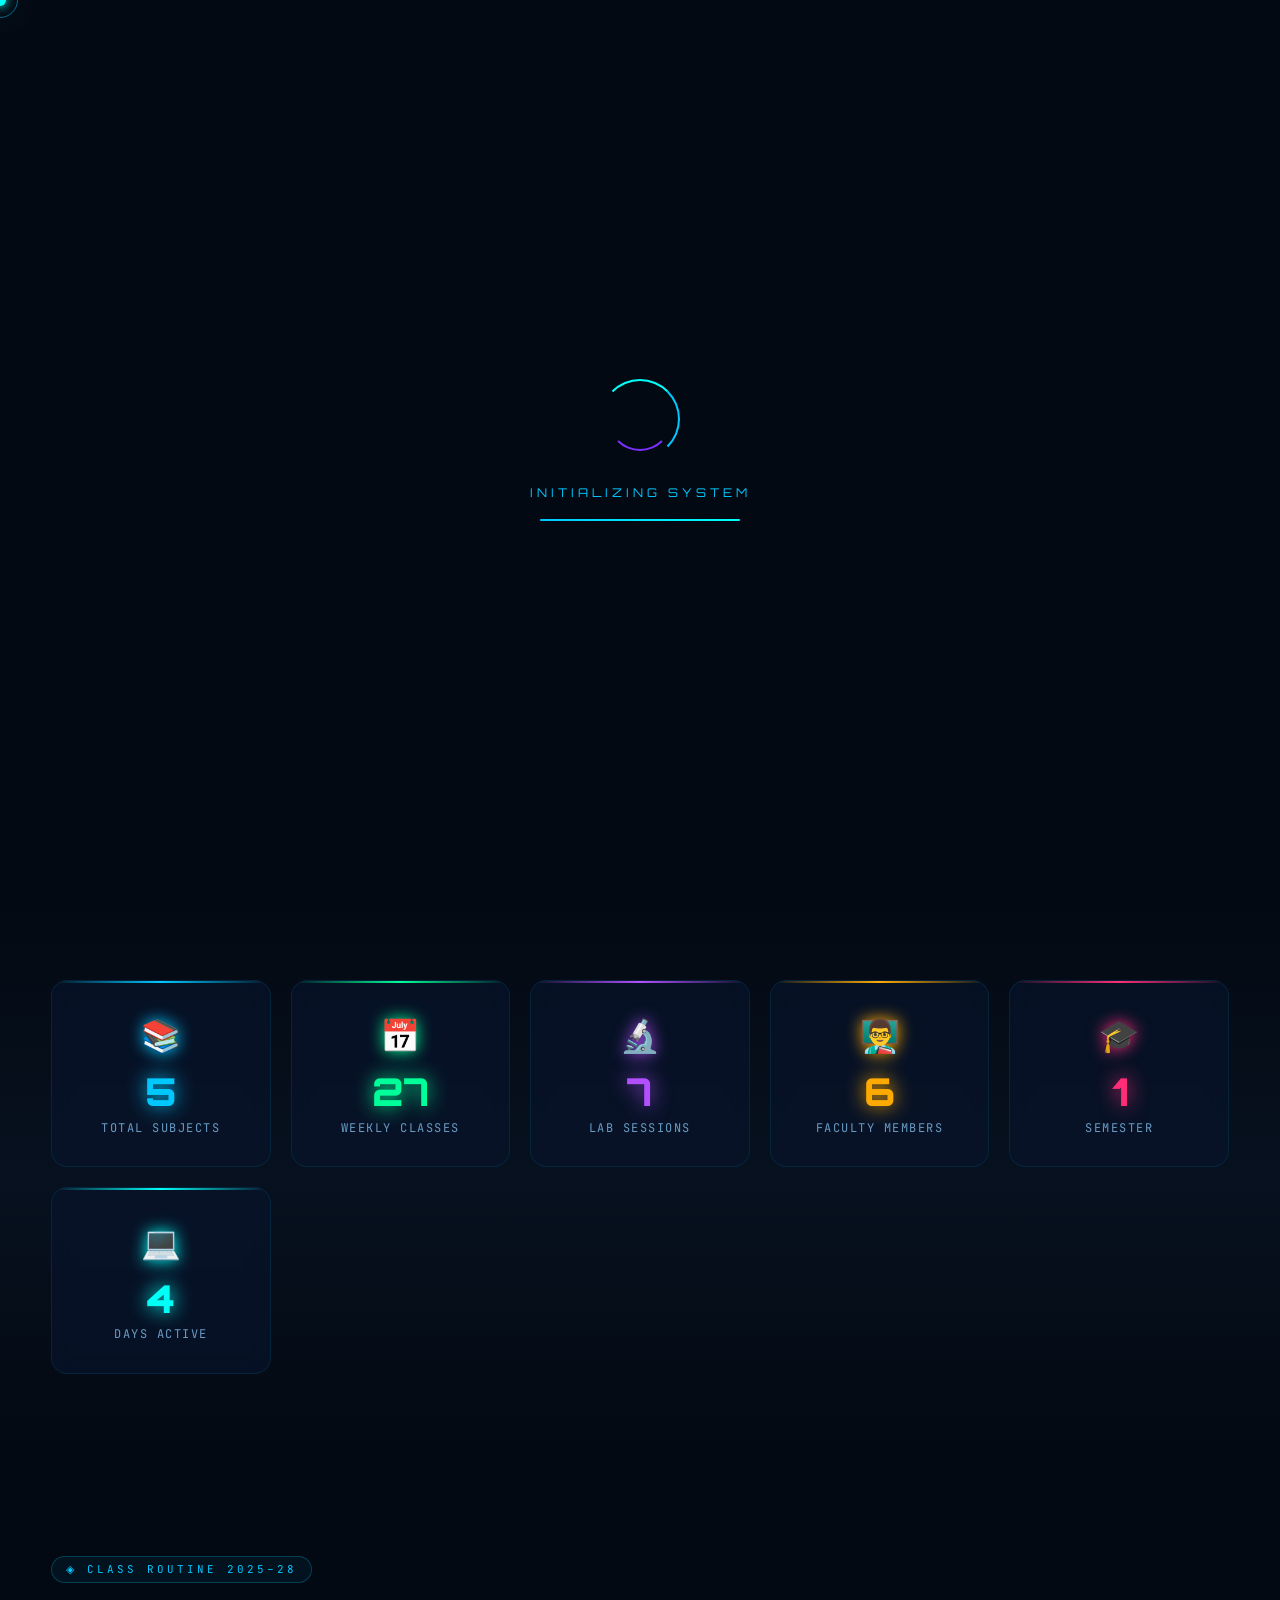
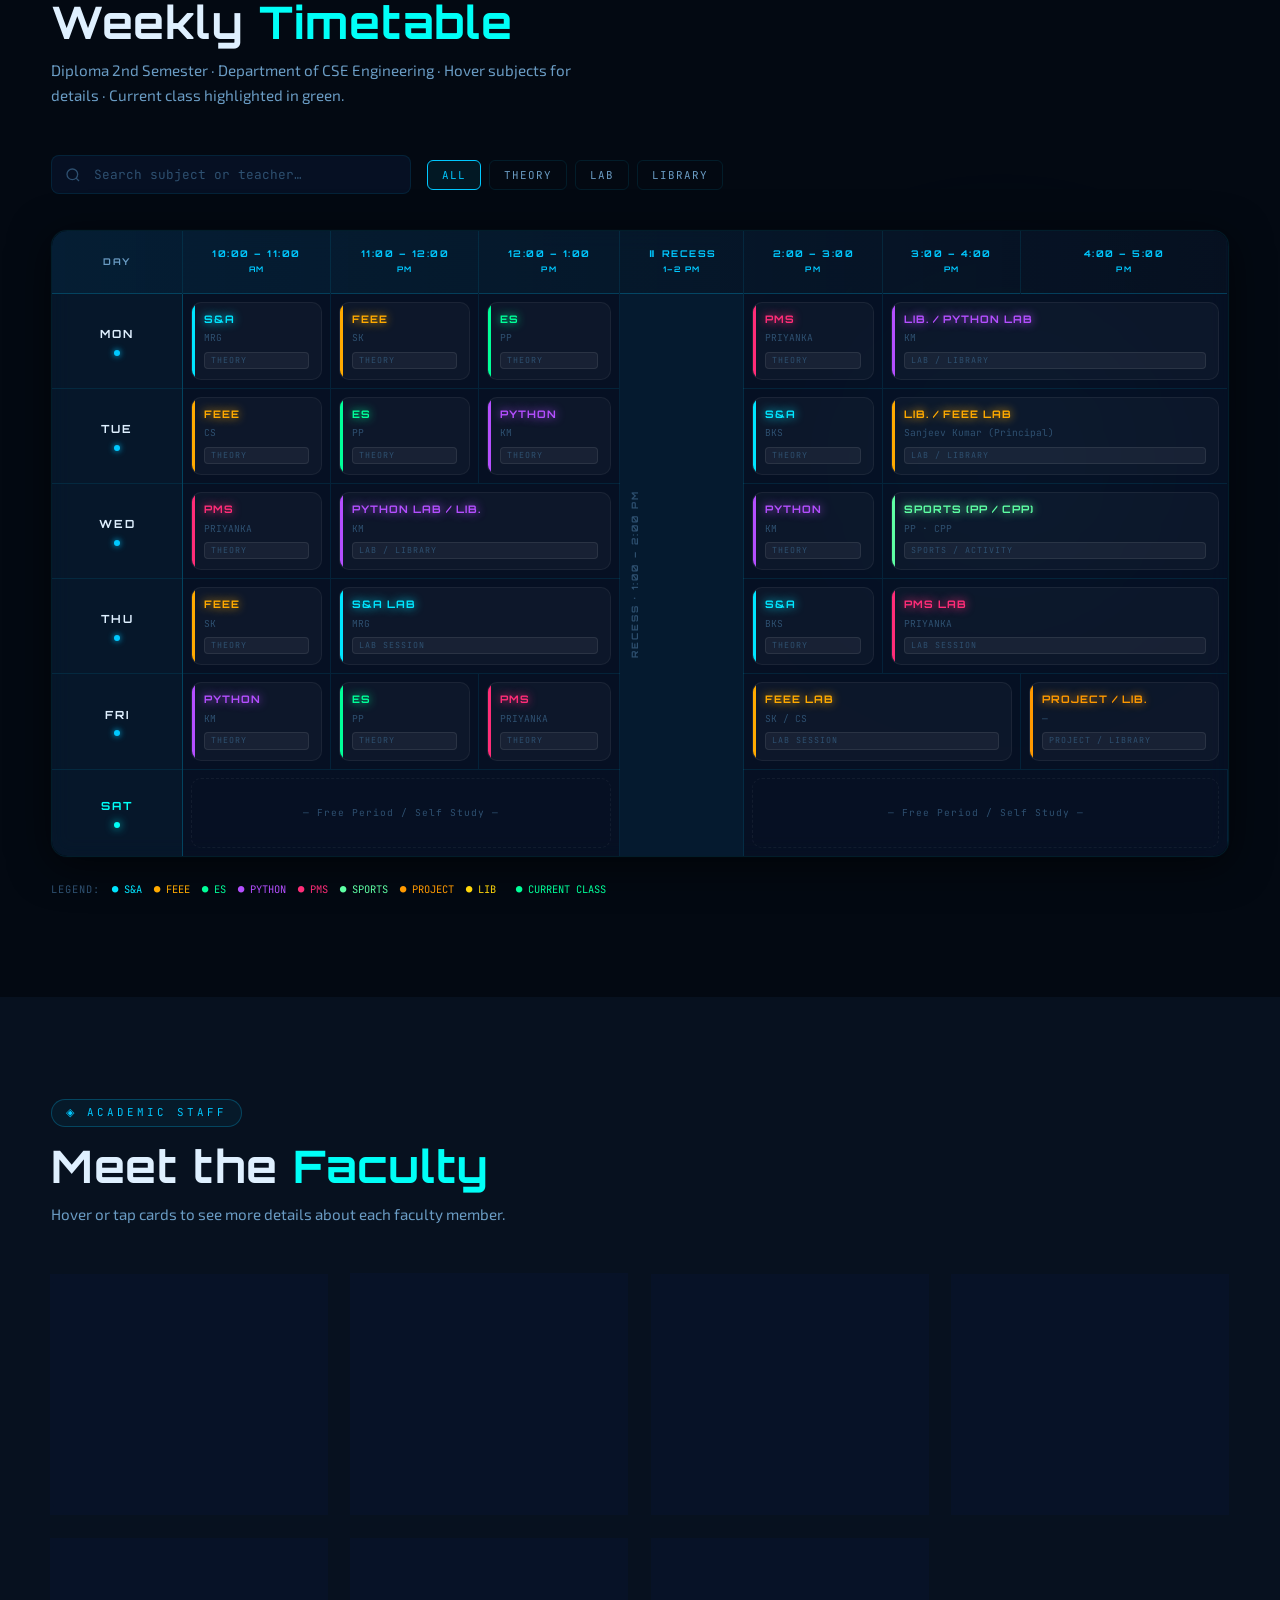
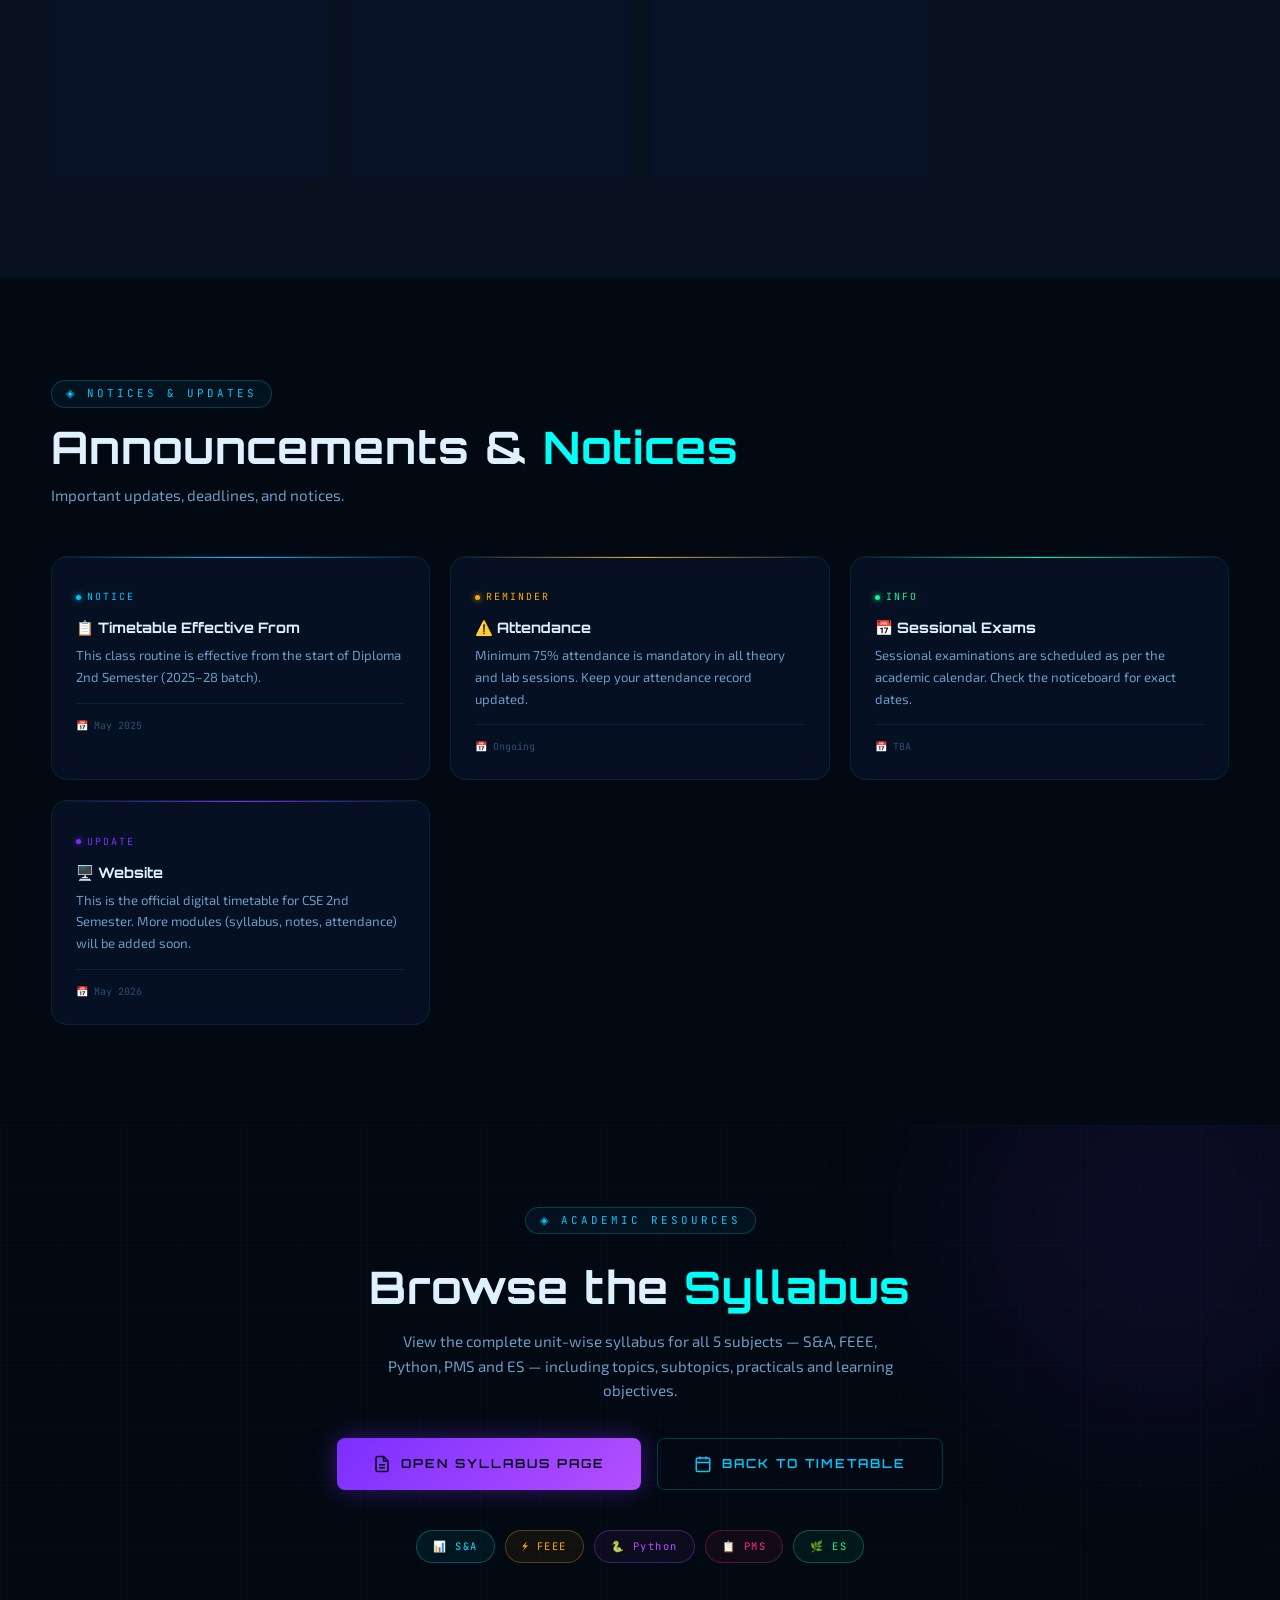
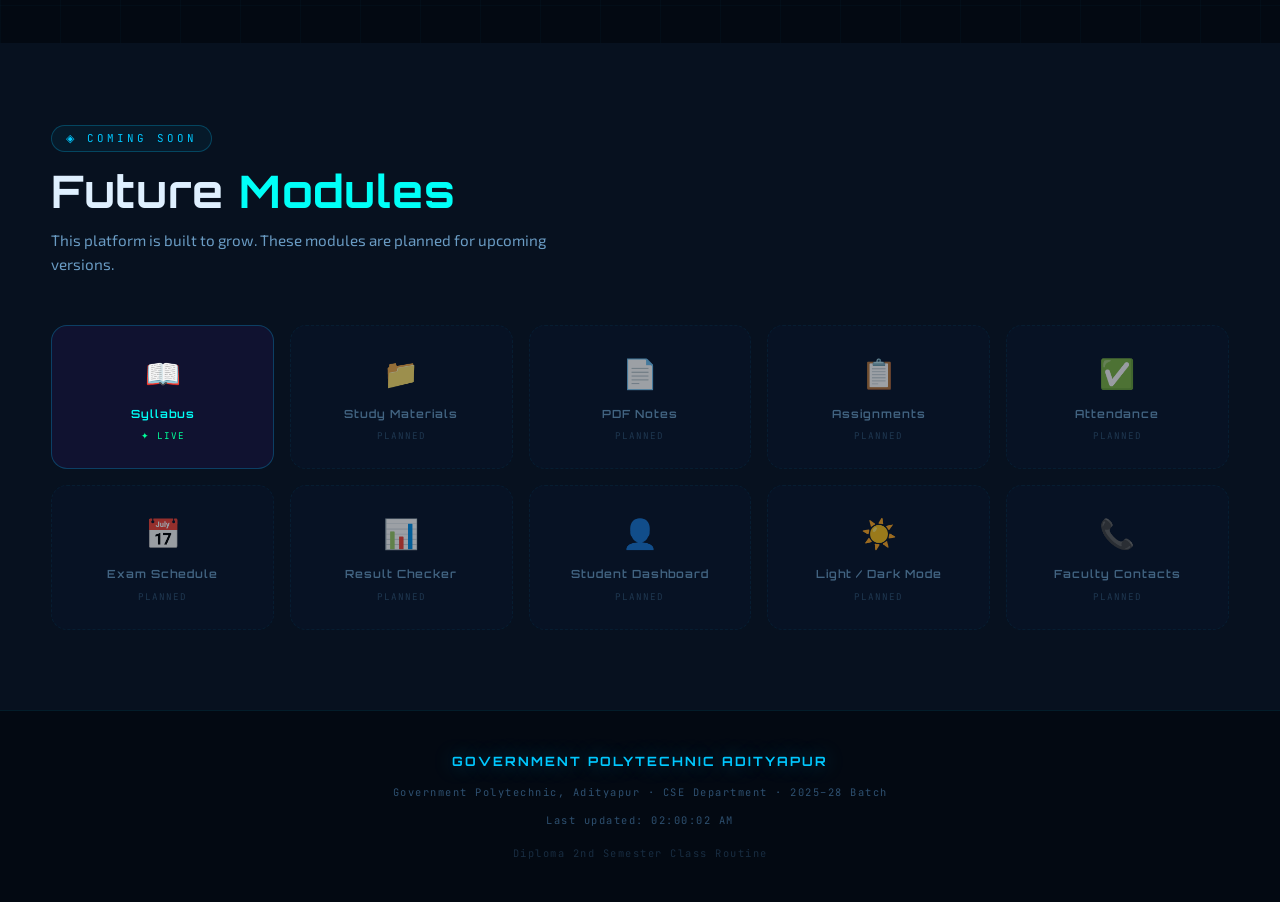
<file: index.html>
<!DOCTYPE html>
<html lang="en">
<head>
  <meta charset="UTF-8" />
  <meta name="viewport" content="width=device-width, initial-scale=1.0" />
  <meta name="description" content="Government Polytechnic Adityapur – CSE 2nd Semester Timetable 2025-28" />
  <title>Government Polytechnic Adityapur · CSE Timetable 2025–28</title>

  <!-- Google Fonts -->
  <link rel="preconnect" href="https://fonts.googleapis.com" />
  <link rel="preconnect" href="https://fonts.gstatic.com" crossorigin />
  <link href="https://fonts.googleapis.com/css2?family=Orbitron:wght@400;500;600;700;800;900&family=Exo+2:ital,wght@0,300;0,400;0,500;0,600;0,700;1,400&family=JetBrains+Mono:wght@300;400;500&display=swap" rel="stylesheet" />

  <!-- Stylesheet -->
  <link rel="stylesheet" href="style.css" />
</head>
<body>

  <!-- ══════════════════════ CURSOR ══════════════════════ -->
  <div id="cursor"></div>
  <div id="cursor-ring"></div>

  <!-- ══════════════════════ SCROLL PROGRESS ══════════════════════ -->
  <div id="scroll-progress"></div>

  <!-- ══════════════════════ LOADING SCREEN ══════════════════════ -->
  <div id="loading-screen" aria-hidden="true">
    <div class="loader-ring"></div>
    <p class="loader-text">INITIALIZING SYSTEM</p>
    <div class="loader-bar-wrap"><div class="loader-bar"></div></div>
  </div>

  <!-- ══════════════════════ PARTICLES CANVAS ══════════════════════ -->
  <canvas id="particles-canvas" aria-hidden="true"></canvas>

  <!-- ══════════════════════ NAVIGATION ══════════════════════ -->
  <nav id="main-nav" role="navigation" aria-label="Main navigation">
    <a href="#hero" class="nav-brand">GOVERNMENT POLYTECHNIC ADITYAPUR</a>

    <ul class="nav-links" id="nav-links">
      <li><a href="#hero">Home</a></li>
      <li><a href="#stats">Overview</a></li>
      <li><a href="#timetable">Timetable</a></li>
      <li><a href="#faculty">Faculty</a></li>
      <li><a href="#announcements">Notices</a></li>
      <li><a href="syllabus.html" style="color:var(--neon-cyan);font-weight:700;">Syllabus ✦</a></li>
    </ul>

    <div class="nav-hamburger" id="nav-hamburger" aria-label="Toggle menu" role="button" tabindex="0">
      <span></span><span></span><span></span>
    </div>
  </nav>

  <!-- ══════════════════════ HERO SECTION ══════════════════════ -->
  <section id="hero">
    <div class="hero-grid-lines" aria-hidden="true"></div>
    <div class="orb orb-1" aria-hidden="true"></div>
    <div class="orb orb-2" aria-hidden="true"></div>

    <div class="container">
      <div class="hero-inner">

        <!-- Left: Heading + CTA -->
        <div class="hero-left reveal">
          <div class="hero-badge">● System Online – 2025–28 Batch</div>

          <h1 class="hero-heading">
            <span class="line-1">Government<br/>Polytechnic</span>
            <span class="line-2">Adityapur, Jharkhand</span>
            <span class="line-3">Department of Computer Science and Engineering</span>
          </h1>

          <p class="hero-desc">
            Diploma 2nd Semester class routine for the 2025–28 batch.
            Real-time highlighted timetable — always know your next class.
          </p>

          <div class="hero-actions">
            <a href="#timetable" class="btn-primary">
              <svg width="16" height="16" viewBox="0 0 24 24" fill="none" stroke="currentColor" stroke-width="2"><rect x="3" y="4" width="18" height="18" rx="2"/><line x1="16" y1="2" x2="16" y2="6"/><line x1="8" y1="2" x2="8" y2="6"/><line x1="3" y1="10" x2="21" y2="10"/></svg>
              <span>Timetable</span>
            </a>
            <a href="syllabus.html" class="btn-primary">
              <svg width="16" height="16" viewBox="0 0 24 24" fill="none" stroke="currentColor" stroke-width="2"><path d="M4 5a2 2 0 0 1 2-2h12v18H6a2 2 0 0 0-2 2z"/><path d="M18 3v18"/><line x1="8" y1="8" x2="14" y2="8"/><line x1="8" y1="12" x2="14" y2="12"/><line x1="8" y1="16" x2="12" y2="16"/></svg>
              <span>Syllabus</span>
            </a>
            <a href="#faculty" class="btn-secondary">
              <svg width="16" height="16" viewBox="0 0 24 24" fill="none" stroke="currentColor" stroke-width="2"><path d="M17 21v-2a4 4 0 0 0-4-4H5a4 4 0 0 0-4 4v2"/><circle cx="9" cy="7" r="4"/><path d="M23 21v-2a4 4 0 0 0-3-3.87"/><path d="M16 3.13a4 4 0 0 1 0 7.75"/></svg>
              <span>Faculty</span>
            </a>
          </div>
        </div>

        <!-- Right: Live Clock Card -->
        <div class="hero-right reveal reveal-delay-2">
          <div class="clock-card">
            <p class="clock-label">◈ Live System Clock</p>
            <div class="clock-time" id="clock-hours">00:00</div>
            <div class="clock-seconds" id="clock-seconds">:00 <span id="clock-ampm">AM</span></div>
            <div class="clock-date" id="clock-date">Loading…</div>
            <div class="clock-day-tag" id="clock-day">---</div>
            <div class="current-class-banner" id="current-class-banner">
              <div class="cc-label">▸ Current Class</div>
              <div id="current-class-text">No class right now</div>
            </div>
          </div>
        </div>

      </div><!-- /hero-inner -->
    </div><!-- /container -->
  </section>

  <!-- ══════════════════════ STATS SECTION ══════════════════════ -->
  <section id="stats">
    <div class="container">
      <div class="stats-grid">

        <div class="stat-card reveal" style="--card-color: #00c8ff;">
          <span class="stat-icon">📚</span>
          <div class="stat-value" data-target="6">0</div>
          <div class="stat-label">Total Subjects</div>
        </div>

        <div class="stat-card reveal reveal-delay-1" style="--card-color: #00ff99;">
          <span class="stat-icon">📅</span>
          <div class="stat-value" data-target="28">0</div>
          <div class="stat-label">Weekly Classes</div>
        </div>

        <div class="stat-card reveal reveal-delay-2" style="--card-color: #b44fff;">
          <span class="stat-icon">🔬</span>
          <div class="stat-value" data-target="8">0</div>
          <div class="stat-label">Lab Sessions</div>
        </div>

        <div class="stat-card reveal reveal-delay-3" style="--card-color: #ffaa00;">
          <span class="stat-icon">👨‍🏫</span>
          <div class="stat-value" data-target="7">0</div>
          <div class="stat-label">Faculty Members</div>
        </div>

        <div class="stat-card reveal reveal-delay-1" style="--card-color: #ff2d78;">
          <span class="stat-icon">🎓</span>
          <div class="stat-value" data-target="2">0</div>
          <div class="stat-label">Semester</div>
        </div>

        <div class="stat-card reveal reveal-delay-2" style="--card-color: #00fff7;">
          <span class="stat-icon">💻</span>
          <div class="stat-value" data-target="5">0</div>
          <div class="stat-label">Days Active</div>
        </div>

      </div>
    </div>
  </section>

  <!-- ══════════════════════ TIMETABLE SECTION ══════════════════════ -->
  <section id="timetable">
    <div class="orb orb-3" aria-hidden="true"></div>
    <div class="container">

      <div class="section-header reveal">
        <div class="section-tag">◈ Class Routine 2025–28</div>
        <h2 class="section-title">Weekly <span>Timetable</span></h2>
        <p class="section-subtitle">Diploma 2nd Semester · Department of CSE Engineering · Hover subjects for details · Current class highlighted in green.</p>
      </div>

      <!-- Controls: Search + Filter -->
      <div class="tt-controls reveal">
        <div class="search-wrap">
          <svg width="16" height="16" viewBox="0 0 24 24" fill="none" stroke="currentColor" stroke-width="2"><circle cx="11" cy="11" r="8"/><line x1="21" y1="21" x2="16.65" y2="16.65"/></svg>
          <input type="text" id="tt-search" placeholder="Search subject or teacher…" autocomplete="off" />
        </div>
        <div class="filter-btns">
          <button class="filter-btn active" data-filter="all">All</button>
          <button class="filter-btn" data-filter="theory">Theory</button>
          <button class="filter-btn" data-filter="lab">Lab</button>
          <button class="filter-btn" data-filter="lib">Library</button>
        </div>
      </div>

      <!-- Timetable Table -->
      <div class="tt-wrapper reveal">
        <table class="timetable" id="main-timetable" aria-label="Class Timetable">
          <thead>
            <tr>
              <th scope="col">Day</th>
              <th scope="col">10:00 – 11:00<br/><small>AM</small></th>
              <th scope="col">11:00 – 12:00<br/><small>PM</small></th>
              <th scope="col">12:00 – 1:00<br/><small>PM</small></th>
              <th scope="col">⏸ RECESS<br/><small>1–2 PM</small></th>
              <th scope="col">2:00 – 3:00<br/><small>PM</small></th>
              <th scope="col">3:00 – 4:00<br/><small>PM</small></th>
              <th scope="col">4:00 – 5:00<br/><small>PM</small></th>
            </tr>
          </thead>
          <tbody>

            <!-- ── MONDAY ── -->
            <tr id="row-monday">
              <td class="day-cell" id="day-monday">
                MON<div class="day-dot"></div>
              </td>
              <!-- 10-11 -->
              <td class="subj-cell" data-type="theory" data-subj="sa" data-slot="0">
                <div class="subj-block" style="--subj-color: var(--clr-sa);"
                     data-time="10:00–11:00">
                  <div>
                    <div class="subj-name">S&amp;A</div>
                    <div class="subj-teacher">MRG</div>
                  </div>
                  <div class="subj-type-badge">Theory</div>
                  <div class="tooltip">
                    <div class="t-subject">Signals &amp; Analysis</div>
                    <div class="t-row"><span>Teacher:</span> Mr. M.R. Gupta</div>
                    <div class="t-row"><span>Time:</span> 10:00 – 11:00 AM</div>
                    <div class="t-row"><span>Type:</span> Theory Class</div>
                  </div>
                </div>
              </td>
              <!-- 11-12 -->
              <td class="subj-cell" data-type="theory" data-subj="feee" data-slot="1">
                <div class="subj-block" style="--subj-color: var(--clr-feee);">
                  <div>
                    <div class="subj-name">FEEE</div>
                    <div class="subj-teacher">SK</div>
                  </div>
                  <div class="subj-type-badge">Theory</div>
                  <div class="tooltip">
                    <div class="t-subject">Fund. of Electrical &amp; Electronics Engg.</div>
                    <div class="t-row"><span>Teacher:</span> Mr. Sanjeev Kumar (Principal)</div>
                    <div class="t-row"><span>Time:</span> 11:00 AM – 12:00 PM</div>
                    <div class="t-row"><span>Type:</span> Theory Class</div>
                  </div>
                </div>
              </td>
              <!-- 12-1 -->
              <td class="subj-cell" data-type="theory" data-subj="es" data-slot="2">
                <div class="subj-block" style="--subj-color: var(--clr-es);">
                  <div>
                    <div class="subj-name">ES</div>
                    <div class="subj-teacher">PP</div>
                  </div>
                  <div class="subj-type-badge">Theory</div>
                  <div class="tooltip">
                    <div class="t-subject">Engineering Science</div>
                    <div class="t-row"><span>Teacher:</span> Ms. Priya Pandey</div>
                    <div class="t-row"><span>Time:</span> 12:00 – 1:00 PM</div>
                    <div class="t-row"><span>Type:</span> Theory Class</div>
                  </div>
                </div>
              </td>
              <!-- RECESS – rowspan 6 for all days -->
              <td class="recess-cell" rowspan="6">
                <div class="recess-inner">RECESS · 1:00 – 2:00 PM</div>
              </td>
              <!-- 2-3 -->
              <td class="subj-cell" data-type="theory" data-subj="pms" data-slot="4">
                <div class="subj-block" style="--subj-color: var(--clr-pms);">
                  <div>
                    <div class="subj-name">PMS</div>
                    <div class="subj-teacher">PRIYANKA</div>
                  </div>
                  <div class="subj-type-badge">Theory</div>
                  <div class="tooltip">
                    <div class="t-subject">Professional &amp; Managerial Skills</div>
                    <div class="t-row"><span>Teacher:</span> Ms. Priyanka</div>
                    <div class="t-row"><span>Time:</span> 2:00 – 3:00 PM</div>
                    <div class="t-row"><span>Type:</span> Theory Class</div>
                  </div>
                </div>
              </td>
              <!-- 3-5 (colspan 2) -->
              <td class="subj-cell" colspan="2" data-type="lab" data-subj="python lib" data-slot="5">
                <div class="subj-block" style="--subj-color: var(--clr-python);">
                  <div>
                    <div class="subj-name">LIB. / PYTHON LAB</div>
                    <div class="subj-teacher">KM</div>
                  </div>
                  <div class="subj-type-badge">Lab / Library</div>
                  <div class="tooltip">
                    <div class="t-subject">Library / Python Lab</div>
                    <div class="t-row"><span>Teacher:</span> Ms. K. Mishra</div>
                    <div class="t-row"><span>Time:</span> 3:00 – 5:00 PM</div>
                    <div class="t-row"><span>Type:</span> Lab / Library Period</div>
                  </div>
                </div>
              </td>
            </tr>

            <!-- ── TUESDAY ── -->
            <tr id="row-tuesday">
              <td class="day-cell" id="day-tuesday">
                TUE<div class="day-dot"></div>
              </td>
              <!-- 10-11 -->
              <td class="subj-cell" data-type="theory" data-subj="feee" data-slot="0">
                <div class="subj-block" style="--subj-color: var(--clr-feee);">
                  <div>
                    <div class="subj-name">FEEE</div>
                    <div class="subj-teacher">CS</div>
                  </div>
                  <div class="subj-type-badge">Theory</div>
                  <div class="tooltip">
                    <div class="t-subject">Fund. of Electrical &amp; Electronics Engg.</div>
                    <div class="t-row"><span>Teacher:</span> Mr. C. Sharma</div>
                    <div class="t-row"><span>Time:</span> 10:00 – 11:00 AM</div>
                    <div class="t-row"><span>Type:</span> Theory Class</div>
                  </div>
                </div>
              </td>
              <!-- 11-12 -->
              <td class="subj-cell" data-type="theory" data-subj="es" data-slot="1">
                <div class="subj-block" style="--subj-color: var(--clr-es);">
                  <div>
                    <div class="subj-name">ES</div>
                    <div class="subj-teacher">PP</div>
                  </div>
                  <div class="subj-type-badge">Theory</div>
                  <div class="tooltip">
                    <div class="t-subject">Engineering Science</div>
                    <div class="t-row"><span>Teacher:</span> Ms. Priya Pandey</div>
                    <div class="t-row"><span>Time:</span> 11:00 AM – 12:00 PM</div>
                    <div class="t-row"><span>Type:</span> Theory Class</div>
                  </div>
                </div>
              </td>
              <!-- 12-1 -->
              <td class="subj-cell" data-type="theory" data-subj="python" data-slot="2">
                <div class="subj-block" style="--subj-color: var(--clr-python);">
                  <div>
                    <div class="subj-name">PYTHON</div>
                    <div class="subj-teacher">KM</div>
                  </div>
                  <div class="subj-type-badge">Theory</div>
                  <div class="tooltip">
                    <div class="t-subject">Python Programming</div>
                    <div class="t-row"><span>Teacher:</span> Ms. K. Mishra</div>
                    <div class="t-row"><span>Time:</span> 12:00 – 1:00 PM</div>
                    <div class="t-row"><span>Type:</span> Theory Class</div>
                  </div>
                </div>
              </td>
              <!-- 2-3 -->
              <td class="subj-cell" data-type="theory" data-subj="sa" data-slot="4">
                <div class="subj-block" style="--subj-color: var(--clr-sa);">
                  <div>
                    <div class="subj-name">S&amp;A</div>
                    <div class="subj-teacher">BKS</div>
                  </div>
                  <div class="subj-type-badge">Theory</div>
                  <div class="tooltip">
                    <div class="t-subject">Signals &amp; Analysis</div>
                    <div class="t-row"><span>Teacher:</span> Mr. B.K. Singh</div>
                    <div class="t-row"><span>Time:</span> 2:00 – 3:00 PM</div>
                    <div class="t-row"><span>Type:</span> Theory Class</div>
                  </div>
                </div>
              </td>
              <!-- 3-5 (colspan 2) -->
              <td class="subj-cell" colspan="2" data-type="lab" data-subj="feee lib" data-slot="5">
                <div class="subj-block" style="--subj-color: var(--clr-feee);">
                  <div>
                    <div class="subj-name">LIB. / FEEE LAB</div>
                    <div class="subj-teacher">Sanjeev Kumar (Principal)</div>
                  </div>
                  <div class="subj-type-badge">Lab / Library</div>
                  <div class="tooltip">
                    <div class="t-subject">Library / FEEE Lab</div>
                    <div class="t-row"><span>Teacher:</span> Mr. Sanjeev Kumar (Principal)</div>
                    <div class="t-row"><span>Time:</span> 3:00 – 5:00 PM</div>
                    <div class="t-row"><span>Type:</span> Lab / Library Period</div>
                  </div>
                </div>
              </td>
            </tr>

            <!-- ── WEDNESDAY ── -->
            <tr id="row-wednesday">
              <td class="day-cell" id="day-wednesday">
                WED<div class="day-dot"></div>
              </td>
              <!-- 10-11 -->
              <td class="subj-cell" data-type="theory" data-subj="pms" data-slot="0">
                <div class="subj-block" style="--subj-color: var(--clr-pms);">
                  <div>
                    <div class="subj-name">PMS</div>
                    <div class="subj-teacher">PRIYANKA</div>
                  </div>
                  <div class="subj-type-badge">Theory</div>
                  <div class="tooltip">
                    <div class="t-subject">Professional &amp; Managerial Skills</div>
                    <div class="t-row"><span>Teacher:</span> Ms. Priyanka</div>
                    <div class="t-row"><span>Time:</span> 10:00 – 11:00 AM</div>
                    <div class="t-row"><span>Type:</span> Theory Class</div>
                  </div>
                </div>
              </td>
              <!-- 11-1 (colspan 2) -->
              <td class="subj-cell" colspan="2" data-type="lab" data-subj="python lib" data-slot="1">
                <div class="subj-block" style="--subj-color: var(--clr-python);">
                  <div>
                    <div class="subj-name">PYTHON LAB / LIB.</div>
                    <div class="subj-teacher">KM</div>
                  </div>
                  <div class="subj-type-badge">Lab / Library</div>
                  <div class="tooltip">
                    <div class="t-subject">Python Lab / Library</div>
                    <div class="t-row"><span>Teacher:</span> Ms. K. Mishra</div>
                    <div class="t-row"><span>Time:</span> 11:00 AM – 1:00 PM</div>
                    <div class="t-row"><span>Type:</span> Lab / Library Period</div>
                  </div>
                </div>
              </td>
              <!-- 2-3 -->
              <td class="subj-cell" data-type="theory" data-subj="python" data-slot="4">
                <div class="subj-block" style="--subj-color: var(--clr-python);">
                  <div>
                    <div class="subj-name">PYTHON</div>
                    <div class="subj-teacher">KM</div>
                  </div>
                  <div class="subj-type-badge">Theory</div>
                  <div class="tooltip">
                    <div class="t-subject">Python Programming</div>
                    <div class="t-row"><span>Teacher:</span> Ms. K. Mishra</div>
                    <div class="t-row"><span>Time:</span> 2:00 – 3:00 PM</div>
                    <div class="t-row"><span>Type:</span> Theory Class</div>
                  </div>
                </div>
              </td>
              <!-- 3-5 (colspan 2) -->
              <td class="subj-cell" colspan="2" data-type="lab" data-subj="sports cpp" data-slot="5">
                <div class="subj-block" style="--subj-color: var(--clr-sports);">
                  <div>
                    <div class="subj-name">SPORTS (PP / CPP)</div>
                    <div class="subj-teacher">PP · CPP</div>
                  </div>
                  <div class="subj-type-badge">Sports / Activity</div>
                  <div class="tooltip">
                    <div class="t-subject">Sports &amp; Physical Education</div>
                    <div class="t-row"><span>Incharge:</span> Ms. Priya Pandey / CPP</div>
                    <div class="t-row"><span>Time:</span> 3:00 – 5:00 PM</div>
                    <div class="t-row"><span>Type:</span> Sports Period</div>
                  </div>
                </div>
              </td>
            </tr>

            <!-- ── THURSDAY ── -->
            <tr id="row-thursday">
              <td class="day-cell" id="day-thursday">
                THU<div class="day-dot"></div>
              </td>
              <!-- 10-11 -->
              <td class="subj-cell" data-type="theory" data-subj="feee" data-slot="0">
                <div class="subj-block" style="--subj-color: var(--clr-feee);">
                  <div>
                    <div class="subj-name">FEEE</div>
                    <div class="subj-teacher">SK</div>
                  </div>
                  <div class="subj-type-badge">Theory</div>
                  <div class="tooltip">
                    <div class="t-subject">Fund. of Electrical &amp; Electronics Engg.</div>
                    <div class="t-row"><span>Teacher:</span> Mr. Sanjeev Kumar (Principal)</div>
                    <div class="t-row"><span>Time:</span> 10:00 – 11:00 AM</div>
                    <div class="t-row"><span>Type:</span> Theory Class</div>
                  </div>
                </div>
              </td>
              <!-- 11-1 (colspan 2) -->
              <td class="subj-cell" colspan="2" data-type="lab" data-subj="sa lab" data-slot="1">
                <div class="subj-block" style="--subj-color: var(--clr-sa);">
                  <div>
                    <div class="subj-name">S&amp;A LAB</div>
                    <div class="subj-teacher">MRG</div>
                  </div>
                  <div class="subj-type-badge">Lab Session</div>
                  <div class="tooltip">
                    <div class="t-subject">Signals &amp; Analysis Lab</div>
                    <div class="t-row"><span>Teacher:</span> Mr. M.R. Gupta</div>
                    <div class="t-row"><span>Time:</span> 11:00 AM – 1:00 PM</div>
                    <div class="t-row"><span>Type:</span> Lab Session</div>
                  </div>
                </div>
              </td>
              <!-- 2-3 -->
              <td class="subj-cell" data-type="theory" data-subj="sa" data-slot="4">
                <div class="subj-block" style="--subj-color: var(--clr-sa);">
                  <div>
                    <div class="subj-name">S&amp;A</div>
                    <div class="subj-teacher">BKS</div>
                  </div>
                  <div class="subj-type-badge">Theory</div>
                  <div class="tooltip">
                    <div class="t-subject">Signals &amp; Analysis</div>
                    <div class="t-row"><span>Teacher:</span> Mr. B.K. Singh</div>
                    <div class="t-row"><span>Time:</span> 2:00 – 3:00 PM</div>
                    <div class="t-row"><span>Type:</span> Theory Class</div>
                  </div>
                </div>
              </td>
              <!-- 3-5 (colspan 2) -->
              <td class="subj-cell" colspan="2" data-type="lab" data-subj="pms lab" data-slot="5">
                <div class="subj-block" style="--subj-color: var(--clr-pms);">
                  <div>
                    <div class="subj-name">PMS LAB</div>
                    <div class="subj-teacher">PRIYANKA</div>
                  </div>
                  <div class="subj-type-badge">Lab Session</div>
                  <div class="tooltip">
                    <div class="t-subject">PMS Lab Session</div>
                    <div class="t-row"><span>Teacher:</span> Ms. Priyanka</div>
                    <div class="t-row"><span>Time:</span> 3:00 – 5:00 PM</div>
                    <div class="t-row"><span>Type:</span> Lab Session</div>
                  </div>
                </div>
              </td>
            </tr>

            <!-- ── FRIDAY ── -->
            <tr id="row-friday">
              <td class="day-cell" id="day-friday">
                FRI<div class="day-dot"></div>
              </td>
              <!-- 10-11 -->
              <td class="subj-cell" data-type="theory" data-subj="python" data-slot="0">
                <div class="subj-block" style="--subj-color: var(--clr-python);">
                  <div>
                    <div class="subj-name">PYTHON</div>
                    <div class="subj-teacher">KM</div>
                  </div>
                  <div class="subj-type-badge">Theory</div>
                  <div class="tooltip">
                    <div class="t-subject">Python Programming</div>
                    <div class="t-row"><span>Teacher:</span> Ms. K. Mishra</div>
                    <div class="t-row"><span>Time:</span> 10:00 – 11:00 AM</div>
                    <div class="t-row"><span>Type:</span> Theory Class</div>
                  </div>
                </div>
              </td>
              <!-- 11-12 -->
              <td class="subj-cell" data-type="theory" data-subj="es" data-slot="1">
                <div class="subj-block" style="--subj-color: var(--clr-es);">
                  <div>
                    <div class="subj-name">ES</div>
                    <div class="subj-teacher">PP</div>
                  </div>
                  <div class="subj-type-badge">Theory</div>
                  <div class="tooltip">
                    <div class="t-subject">Engineering Science</div>
                    <div class="t-row"><span>Teacher:</span> Ms. Priya Pandey</div>
                    <div class="t-row"><span>Time:</span> 11:00 AM – 12:00 PM</div>
                    <div class="t-row"><span>Type:</span> Theory Class</div>
                  </div>
                </div>
              </td>
              <!-- 12-1 -->
              <td class="subj-cell" data-type="theory" data-subj="pms" data-slot="2">
                <div class="subj-block" style="--subj-color: var(--clr-pms);">
                  <div>
                    <div class="subj-name">PMS</div>
                    <div class="subj-teacher">PRIYANKA</div>
                  </div>
                  <div class="subj-type-badge">Theory</div>
                  <div class="tooltip">
                    <div class="t-subject">Professional &amp; Managerial Skills</div>
                    <div class="t-row"><span>Teacher:</span> Ms. Priyanka</div>
                    <div class="t-row"><span>Time:</span> 12:00 – 1:00 PM</div>
                    <div class="t-row"><span>Type:</span> Theory Class</div>
                  </div>
                </div>
              </td>
              <!-- 2-4 (colspan 2) -->
              <td class="subj-cell" colspan="2" data-type="lab" data-subj="feee lab" data-slot="4">
                <div class="subj-block" style="--subj-color: var(--clr-feee);">
                  <div>
                    <div class="subj-name">FEEE LAB</div>
                    <div class="subj-teacher">SK / CS</div>
                  </div>
                  <div class="subj-type-badge">Lab Session</div>
                  <div class="tooltip">
                    <div class="t-subject">FEEE Lab Session</div>
                    <div class="t-row"><span>Teachers:</span> Mr. Sanjeev Kumar / Mr. C. Sharma</div>
                    <div class="t-row"><span>Time:</span> 2:00 – 4:00 PM</div>
                    <div class="t-row"><span>Type:</span> Lab Session</div>
                  </div>
                </div>
              </td>
              <!-- 4-5 -->
              <td class="subj-cell" data-type="lib" data-subj="project lib" data-slot="6">
                <div class="subj-block" style="--subj-color: var(--clr-project);">
                  <div>
                    <div class="subj-name">PROJECT / LIB.</div>
                    <div class="subj-teacher">—</div>
                  </div>
                  <div class="subj-type-badge">Project / Library</div>
                  <div class="tooltip">
                    <div class="t-subject">Project Work / Library</div>
                    <div class="t-row"><span>Time:</span> 4:00 – 5:00 PM</div>
                    <div class="t-row"><span>Type:</span> Self-Study / Project</div>
                  </div>
                </div>
              </td>
            </tr>

            <!-- ── SATURDAY ── -->
            <tr id="row-saturday">
              <td class="day-cell" id="day-saturday">
                SAT<div class="day-dot"></div>
              </td>
              <td class="free-cell" colspan="3">
                <div class="free-block">— Free Period / Self Study —</div>
              </td>
              <!-- RECESS covered by rowspan -->
              <td class="free-cell" colspan="3">
                <div class="free-block">— Free Period / Self Study —</div>
              </td>
            </tr>

          </tbody>
        </table>
      </div><!-- /tt-wrapper -->

      <!-- Legend -->
      <div class="reveal" style="margin-top: 24px; display: flex; flex-wrap: wrap; gap: 12px; align-items: center;">
        <span style="font-family: var(--font-mono); font-size: 0.65rem; color: var(--text-muted); letter-spacing: 1px;">LEGEND:</span>
        <span style="font-family: var(--font-mono); font-size: 0.65rem; color: var(--clr-sa);">● S&amp;A</span>
        <span style="font-family: var(--font-mono); font-size: 0.65rem; color: var(--clr-feee);">● FEEE</span>
        <span style="font-family: var(--font-mono); font-size: 0.65rem; color: var(--clr-es);">● ES</span>
        <span style="font-family: var(--font-mono); font-size: 0.65rem; color: var(--clr-python);">● PYTHON</span>
        <span style="font-family: var(--font-mono); font-size: 0.65rem; color: var(--clr-pms);">● PMS</span>
        <span style="font-family: var(--font-mono); font-size: 0.65rem; color: var(--clr-sports);">● SPORTS</span>
        <span style="font-family: var(--font-mono); font-size: 0.65rem; color: var(--clr-project);">● PROJECT</span>
        <span style="font-family: var(--font-mono); font-size: 0.65rem; color: var(--clr-lib);">● LIB</span>
        <span style="font-family: var(--font-mono); font-size: 0.65rem; color: var(--neon-green); margin-left: 8px;">● CURRENT CLASS</span>
      </div>

    </div><!-- /container -->
  </section>

  <!-- ══════════════════════ FACULTY SECTION ══════════════════════ -->
  <section id="faculty">
    <div class="container">

      <div class="section-header reveal">
        <div class="section-tag">◈ Academic Staff</div>
        <h2 class="section-title">Meet the <span>Faculty</span></h2>
        <p class="section-subtitle">Hover or tap cards to see more details about each faculty member.</p>
      </div>

      <div class="faculty-grid">

        <!-- MRG -->
        <div class="faculty-card reveal" style="--card-color: var(--clr-sa);">
          <div class="faculty-card-inner">
            <div class="faculty-front">
              <div class="faculty-avatar" style="--card-color: var(--clr-sa);">MG</div>
              <div class="faculty-name">Ms. Momita Rani Gupta</div>
              <div class="faculty-short">[MRG]</div>
              <div class="faculty-subject">Statistics &amp; Analytics · S&amp;A Lab</div>
              <div class="faculty-hint">
                <svg width="12" height="12" viewBox="0 0 24 24" fill="none" stroke="currentColor" stroke-width="2"><path d="M7 16V4m0 0L3 8m4-4l4 4"/><path d="M17 8v12m0 0l4-4m-4 4l-4-4"/></svg>
                Hover / tap to flip
              </div>
            </div>
            <div class="faculty-back">
              <div>
                <div class="f-role" style="--card-color: var(--clr-sa);">Faculty · CSE Dept.</div>
                <div class="f-subjects">
                  📘 Statistics &amp; Analytics (Theory)<br/>
                  🔬 S&amp;A Lab (Thursday)
                </div>
              </div>
              <div class="f-dept" style="--card-color: var(--clr-sa);">Dept. of CSE Engineering · GP Adityapur</div>
            </div>
          </div>
        </div>

        <!-- SK (Principal) -->
        <div class="faculty-card reveal reveal-delay-1" style="--card-color: var(--clr-feee);">
          <div class="faculty-card-inner">
            <div class="faculty-front">
              <div class="faculty-avatar" style="--card-color: var(--clr-feee);">SK</div>
              <div class="faculty-name">Mr. Sanjeev Kumar</div>
              <div class="faculty-short">[SK · PRINCIPAL]</div>
              <div class="faculty-subject">Fundamental of Electrical &amp; Electronics Engineering</div>
              <div class="faculty-hint">
                <svg width="12" height="12" viewBox="0 0 24 24" fill="none" stroke="currentColor" stroke-width="2"><path d="M7 16V4m0 0L3 8m4-4l4 4"/><path d="M17 8v12m0 0l4-4m-4 4l-4-4"/></svg>
                Hover / tap to flip
              </div>
            </div>
            <div class="faculty-back">
              <div>
                <div class="f-role" style="--card-color: var(--clr-feee);">Principal · GP Adityapur</div>
                <div class="f-subjects">
                  ⚡ FEEE (Mon, Thu)<br/>
                  🔬 FEEE Lab (Tue, Fri)<br/>
                  🏛️ Principal – Government Polytechnic
                </div>
              </div>
              <div class="f-dept" style="--card-color: var(--clr-feee);">Principal · GP Adityapur, Jharkhand</div>
            </div>
          </div>
        </div>

        <!-- PP -->
        <div class="faculty-card reveal reveal-delay-2" style="--card-color: var(--clr-es);">
          <div class="faculty-card-inner">
            <div class="faculty-front">
              <div class="faculty-avatar" style="--card-color: var(--clr-es);">PP</div>
              <div class="faculty-name">Ms. Priya Pandey</div>
              <div class="faculty-short">[PP]</div>
              <div class="faculty-subject">Environmental Sustainability</div>
              <div class="faculty-hint">
                <svg width="12" height="12" viewBox="0 0 24 24" fill="none" stroke="currentColor" stroke-width="2"><path d="M7 16V4m0 0L3 8m4-4l4 4"/><path d="M17 8v12m0 0l4-4m-4 4l-4-4"/></svg>
                Hover / tap to flip
              </div>
            </div>
            <div class="faculty-back">
              <div>
                <div class="f-role" style="--card-color: var(--clr-es);">Faculty · CSE Dept.</div>
                <div class="f-subjects">
                   Environmental Sustainability (Mon, Tue, Fri)<br/>
                </div>
              </div>
              <div class="f-dept" style="--card-color: var(--clr-es);">Dept. of CSE Engineering · GP Adityapur</div>
            </div>
          </div>
        </div>

        <!-- KM -->
        <div class="faculty-card reveal reveal-delay-3" style="--card-color: var(--clr-python);">
          <div class="faculty-card-inner">
            <div class="faculty-front">
              <div class="faculty-avatar" style="--card-color: var(--clr-python);">KM</div>
              <div class="faculty-name">Mr. Kunal Mahto</div>
              <div class="faculty-short">[KM]</div>
              <div class="faculty-subject">Python Programming · Python Lab</div>
              <div class="faculty-hint">
                <svg width="12" height="12" viewBox="0 0 24 24" fill="none" stroke="currentColor" stroke-width="2"><path d="M7 16V4m0 0L3 8m4-4l4 4"/><path d="M17 8v12m0 0l4-4m-4 4l-4-4"/></svg>
                Hover / tap to flip
              </div>
            </div>
            <div class="faculty-back">
              <div>
                <div class="f-role" style="--card-color: var(--clr-python);">Faculty · CSE Dept.</div>
                <div class="f-subjects">
                  🐍 Python Programming (Tue, Wed, Fri)<br/>
                  🔬 Python Lab (Mon, Wed)<br/>
                </div>
              </div>
              <div class="f-dept" style="--card-color: var(--clr-python);">Dept. of CSE Engineering · GP Adityapur</div>
            </div>
          </div>
        </div>

        <!-- PRIYANKA -->
        <div class="faculty-card reveal" style="--card-color: var(--clr-pms);">
          <div class="faculty-card-inner">
            <div class="faculty-front">
              <div class="faculty-avatar" style="--card-color: var(--clr-pms);">PR</div>
              <div class="faculty-name">Ms. Priyanka</div>
              <div class="faculty-short">[PRIYANKA]</div>
              <div class="faculty-subject">Project Management Skills · PMS Lab</div>
              <div class="faculty-hint">
                <svg width="12" height="12" viewBox="0 0 24 24" fill="none" stroke="currentColor" stroke-width="2"><path d="M7 16V4m0 0L3 8m4-4l4 4"/><path d="M17 8v12m0 0l4-4m-4 4l-4-4"/></svg>
                Hover / tap to flip
              </div>
            </div>
            <div class="faculty-back">
              <div>
                <div class="f-role" style="--card-color: var(--clr-pms);">Faculty · CSE Dept.</div>
                <div class="f-subjects">
                  💼 PMS Theory (Mon, Wed, Fri)<br/>
                  🔬 PMS Lab (Thursday)
                </div>
              </div>
              <div class="f-dept" style="--card-color: var(--clr-pms);">Dept. of CSE Engineering · GP Adityapur</div>
            </div>
          </div>
        </div>

        <!-- BKS -->
        <div class="faculty-card reveal reveal-delay-1" style="--card-color: var(--clr-sa);">
          <div class="faculty-card-inner">
            <div class="faculty-front">
              <div class="faculty-avatar" style="--card-color: var(--clr-sa);">BK</div>
              <div class="faculty-name">Mr. Bablu Kumar Singh</div>
              <div class="faculty-short">[BKS]</div>
              <div class="faculty-subject">Statistics &amp; Analytics</div>
              <div class="faculty-hint">
                <svg width="12" height="12" viewBox="0 0 24 24" fill="none" stroke="currentColor" stroke-width="2"><path d="M7 16V4m0 0L3 8m4-4l4 4"/><path d="M17 8v12m0 0l4-4m-4 4l-4-4"/></svg>
                Hover / tap to flip
              </div>
            </div>
            <div class="faculty-back">
              <div>
                <div class="f-role" style="--card-color: var(--clr-sa);">Faculty · CSE Dept.</div>
                <div class="f-subjects">
                  📘 S&amp;A Theory (Tue, Thu)
                </div>
              </div>
              <div class="f-dept" style="--card-color: var(--clr-sa);">Dept. of CSE Engineering · GP Adityapur</div>
            </div>
          </div>
        </div>

        <!-- CS -->
        <div class="faculty-card reveal reveal-delay-2" style="--card-color: var(--clr-feee);">
          <div class="faculty-card-inner">
            <div class="faculty-front">
              <div class="faculty-avatar" style="--card-color: var(--clr-feee);">SK</div>
              <div class="faculty-name">Smt. Sushma Kumari</div>
              <div class="faculty-short">[SK]</div>
              <div class="faculty-subject">FEEE · FEEE Lab</div>
              <div class="faculty-hint">
                <svg width="12" height="12" viewBox="0 0 24 24" fill="none" stroke="currentColor" stroke-width="2"><path d="M7 16V4m0 0L3 8m4-4l4 4"/><path d="M17 8v12m0 0l4-4m-4 4l-4-4"/></svg>
                Hover / tap to flip
              </div>
            </div>
            <div class="faculty-back">
              <div>
                <div class="f-role" style="--card-color: var(--clr-feee);">Faculty · CSE Dept.</div>
                <div class="f-subjects">
                  ⚡ FEEE Theory (Tuesday)<br/>
                  🔬 FEEE Lab (Friday)
                </div>
              </div>
              <div class="f-dept" style="--card-color: var(--clr-feee);">Dept. of CSE Engineering · GP Adityapur</div>
            </div>
          </div>
        </div>

      </div><!-- /faculty-grid -->
    </div>
  </section>

  <!-- ══════════════════════ ANNOUNCEMENTS SECTION ══════════════════════ -->
  <section id="announcements">
    <div class="container">

      <div class="section-header reveal">
        <div class="section-tag">◈ Notices & Updates</div>
        <h2 class="section-title">Announcements &amp; <span>Notices</span></h2>
        <p class="section-subtitle">Important updates, deadlines, and notices.</p>
      </div>

      <div class="announcements-grid" id="announcements-grid">
        <!-- Dynamically injected by script.js -->
      </div>

    </div>
  </section>

  <!-- ══════════════════════ SYLLABUS CTA SECTION ══════════════════════ -->
  <section id="syllabus-cta" style="padding: 80px 0; background: var(--bg-primary); position:relative; overflow:hidden;">
    <div style="position:absolute;inset:0;background-image:linear-gradient(rgba(0,200,255,0.025) 1px,transparent 1px),linear-gradient(90deg,rgba(0,200,255,0.025) 1px,transparent 1px);background-size:60px 60px;pointer-events:none;"></div>
    <div style="position:absolute;width:400px;height:400px;background:rgba(123,47,255,0.08);border-radius:50%;filter:blur(80px);top:-100px;right:-80px;pointer-events:none;"></div>
    <div class="container" style="position:relative;z-index:1;text-align:center;">
      <div class="section-tag reveal" style="display:inline-block;">◈ Academic Resources</div>
      <h2 class="section-title reveal" style="margin:14px 0 16px;">Browse the <span>Syllabus</span></h2>
      <p class="section-subtitle reveal" style="margin: 0 auto 36px; max-width:520px;">
        View the complete unit-wise syllabus for all 5 subjects — S&amp;A, FEEE, Python, PMS and ES —
        including topics, subtopics, practicals and learning objectives.
      </p>
      <div class="reveal" style="display:flex;justify-content:center;gap:16px;flex-wrap:wrap;">
        <a href="syllabus.html" class="btn-primary" style="background:linear-gradient(135deg,#7b2fff,#b44fff);box-shadow:0 0 24px rgba(123,47,255,0.4);font-size:.78rem;padding:16px 36px;">
          <svg width="18" height="18" viewBox="0 0 24 24" fill="none" stroke="currentColor" stroke-width="2"><path d="M14 2H6a2 2 0 0 0-2 2v16a2 2 0 0 0 2 2h12a2 2 0 0 0 2-2V8z"/><polyline points="14 2 14 8 20 8"/><line x1="16" y1="13" x2="8" y2="13"/><line x1="16" y1="17" x2="8" y2="17"/></svg>
          <span>Open Syllabus Page</span>
        </a>
        <a href="#timetable" class="btn-secondary" style="font-size:.78rem;padding:15px 36px;">
          <svg width="18" height="18" viewBox="0 0 24 24" fill="none" stroke="currentColor" stroke-width="2"><rect x="3" y="4" width="18" height="18" rx="2"/><line x1="16" y1="2" x2="16" y2="6"/><line x1="8" y1="2" x2="8" y2="6"/><line x1="3" y1="10" x2="21" y2="10"/></svg>
          <span>Back to Timetable</span>
        </a>
      </div>
 
      <!-- Mini subject pills -->
      <div class="reveal" style="display:flex;flex-wrap:wrap;gap:10px;justify-content:center;margin-top:40px;">
        <a href="syllabus.html" style="text-decoration:none;font-family:var(--font-mono);font-size:.65rem;letter-spacing:1.5px;padding:7px 16px;border-radius:100px;border:1px solid rgba(0,229,255,.3);color:var(--clr-sa,#00e5ff);background:rgba(0,229,255,.06);transition:all .3s;">📊 S&amp;A</a>
        <a href="syllabus.html" style="text-decoration:none;font-family:var(--font-mono);font-size:.65rem;letter-spacing:1.5px;padding:7px 16px;border-radius:100px;border:1px solid rgba(255,170,0,.3);color:var(--clr-feee,#ffaa00);background:rgba(255,170,0,.06);transition:all .3s;">⚡ FEEE</a>
        <a href="syllabus.html" style="text-decoration:none;font-family:var(--font-mono);font-size:.65rem;letter-spacing:1.5px;padding:7px 16px;border-radius:100px;border:1px solid rgba(180,79,255,.3);color:var(--clr-python,#b44fff);background:rgba(180,79,255,.06);transition:all .3s;">🐍 Python</a>
        <a href="syllabus.html" style="text-decoration:none;font-family:var(--font-mono);font-size:.65rem;letter-spacing:1.5px;padding:7px 16px;border-radius:100px;border:1px solid rgba(255,45,120,.3);color:var(--clr-pms,#ff2d78);background:rgba(255,45,120,.06);transition:all .3s;">📋 PMS</a>
        <a href="syllabus.html" style="text-decoration:none;font-family:var(--font-mono);font-size:.65rem;letter-spacing:1.5px;padding:7px 16px;border-radius:100px;border:1px solid rgba(0,255,153,.3);color:var(--clr-es,#00ff99);background:rgba(0,255,153,.06);transition:all .3s;">🌿 ES</a>
      </div>
    </div>
  </section>

  <!-- ══════════════════════ FUTURE MODULES ══════════════════════ -->
  <section id="future-modules">
    <div class="container">

      <div class="section-header reveal">
        <div class="section-tag">◈ Coming Soon</div>
        <h2 class="section-title">Future <span>Modules</span></h2>
        <p class="section-subtitle">This platform is built to grow. These modules are planned for upcoming versions.</p>
      </div>

      <div class="modules-grid reveal">
        <div class="module-card" style="opacity:1;border-color:var(--border-glow);border-style:solid;background:rgba(123,47,255,0.08);">
          <a href="syllabus.html" style="text-decoration:none;display:block;">
            <div class="module-icon">📖</div>
            <div class="module-name" style="color:var(--neon-cyan);">Syllabus</div>
            <div class="module-status" style="color:var(--neon-green);">✦ LIVE</div>
          </a>
        </div>
        <div class="module-card"><div class="module-icon">📁</div><div class="module-name">Study Materials</div><div class="module-status">PLANNED</div></div>
        <div class="module-card"><div class="module-icon">📄</div><div class="module-name">PDF Notes</div><div class="module-status">PLANNED</div></div>
        <div class="module-card"><div class="module-icon">📋</div><div class="module-name">Assignments</div><div class="module-status">PLANNED</div></div>
        <div class="module-card"><div class="module-icon">✅</div><div class="module-name">Attendance</div><div class="module-status">PLANNED</div></div>
        <div class="module-card"><div class="module-icon">📅</div><div class="module-name">Exam Schedule</div><div class="module-status">PLANNED</div></div>
        <div class="module-card"><div class="module-icon">📊</div><div class="module-name">Result Checker</div><div class="module-status">PLANNED</div></div>
        <div class="module-card"><div class="module-icon">👤</div><div class="module-name">Student Dashboard</div><div class="module-status">PLANNED</div></div>
        <div class="module-card"><div class="module-icon">☀️</div><div class="module-name">Light / Dark Mode</div><div class="module-status">PLANNED</div></div>
        <div class="module-card"><div class="module-icon">📞</div><div class="module-name">Faculty Contacts</div><div class="module-status">PLANNED</div></div>
      </div>

    </div>
  </section>

  <!-- ══════════════════════ FOOTER ══════════════════════ -->
  <footer>
    <div class="container">
      <div class="footer-inner">
        <div class="footer-brand">GOVERNMENT POLYTECHNIC ADITYAPUR</div>
        <p class="footer-text">Government Polytechnic, Adityapur · CSE Department · 2025–28 Batch</p>
        <p class="footer-text" id="footer-time">—</p>
        <p class="footer-text" style="margin-top: 4px; opacity: 0.5;">Diploma 2nd Semester Class Routine</p>
      </div>
    </div>
  </footer>

  <!-- Script -->
  <script src="script.js"></script>
</body>
</html>
</file>
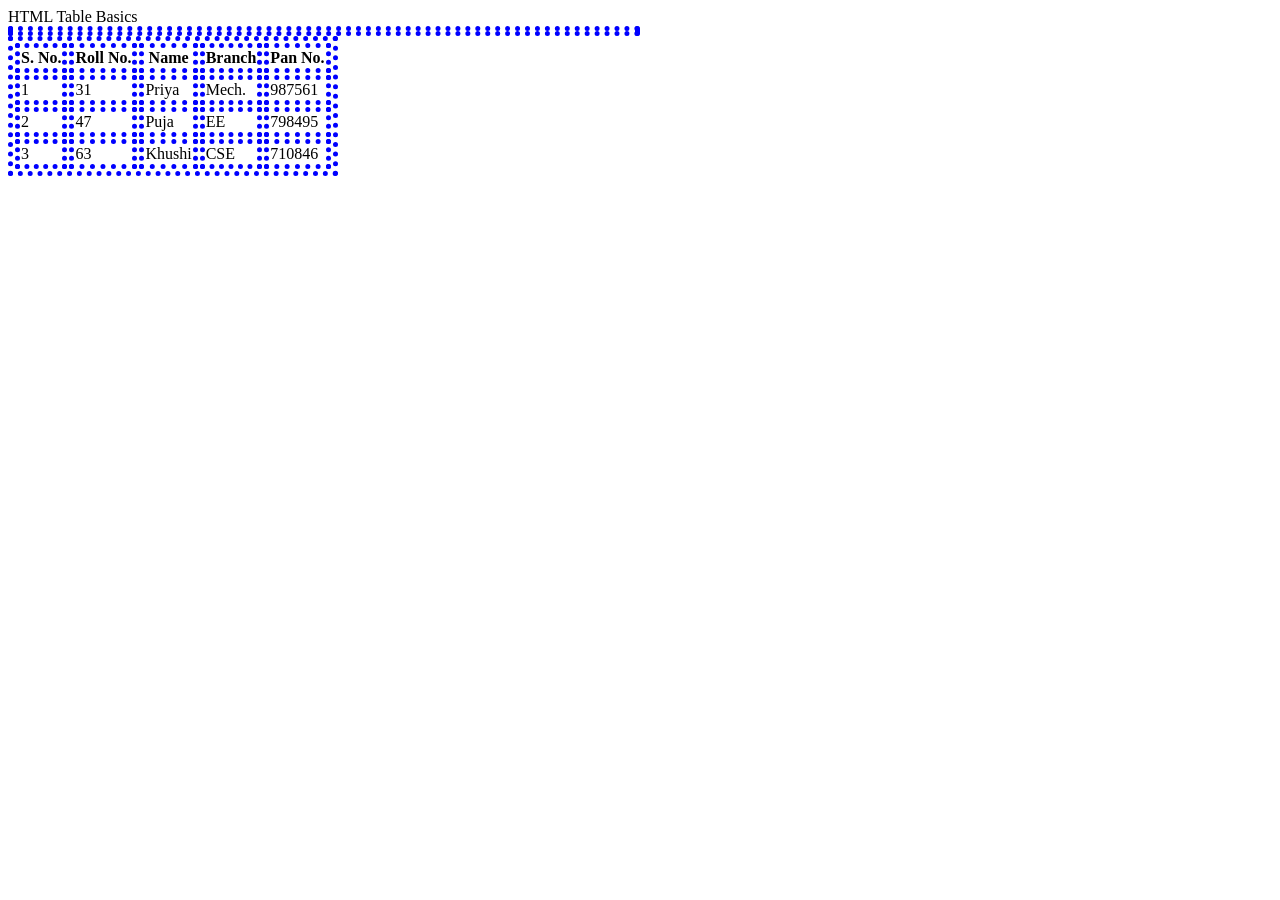
<file: HTML Table.html>
<!DOCTYPE html>
<html>
<head>
  <title>HTML Table Basics</title>
  <style>
      table,th,td
      {
          border:5px,dotted,blue;
      }
  </style>
</head>
<body>
    <table width="50%"
    <h2>HTML Table Basics</h2>
  <table>
    <tr>
      <th>S. No.</th>
      <th>Roll No.</th>
      <th>Name</th>
      <th>Branch</th>
      <th>Pan No.</th>
    </tr>
    <tr>
      <td>1</td>
      <td>31</td>
      <td>Priya</td>
      <td>Mech.</td>
      <td>987561</td>
    </tr>
    <tr>
      <td>2</td>
      <td>47</td>
      <td>Puja</td>
      <td>EE</td>
      <td>798495</td>
    </tr>
    <tr>
      <td>3</td>
      <td>63</td>
      <td>Khushi</td>
      <td>CSE</td>
      <td>710846</td>
    </tr>
  </table>

</body>
</html>
</file>
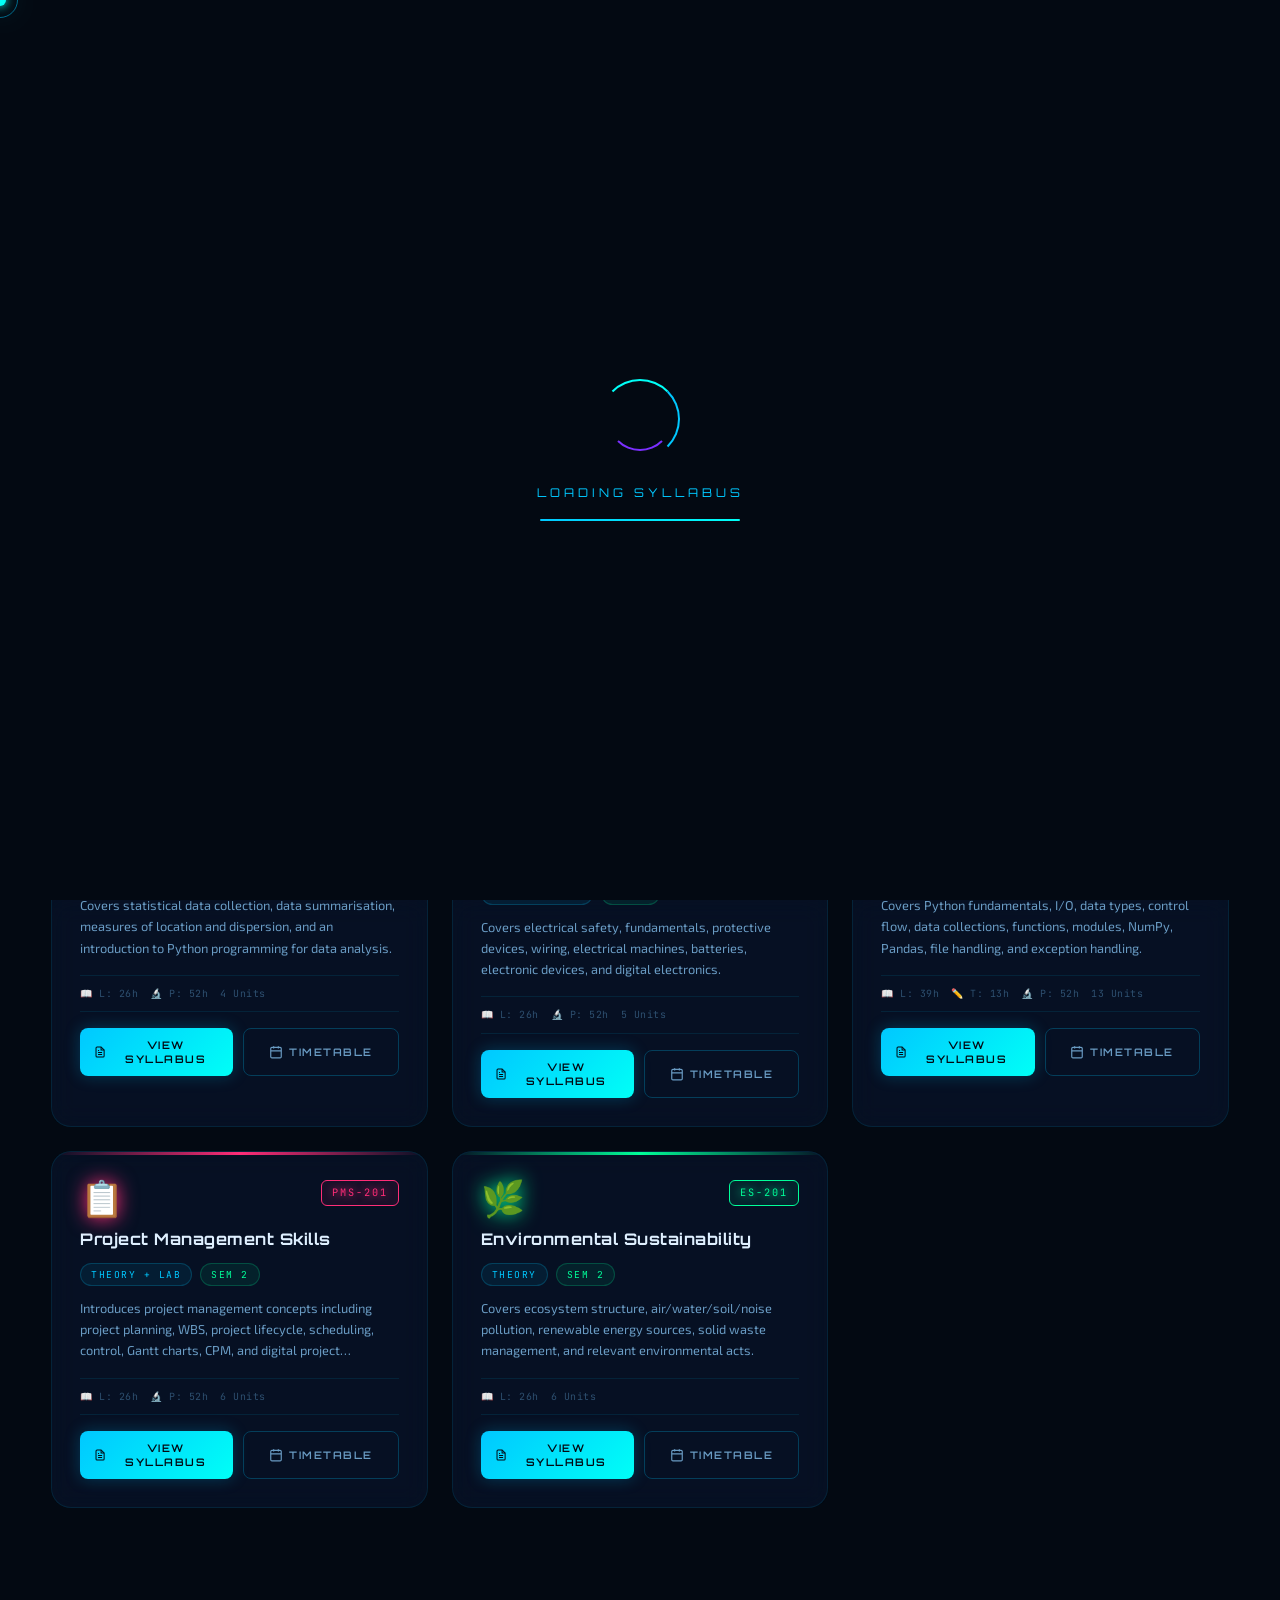
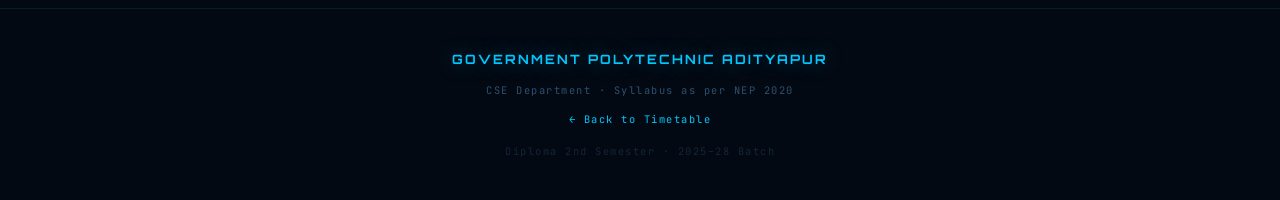
<file: syllabus.html>
<!DOCTYPE html>
<html lang="en">
<head>
  <meta charset="UTF-8" />
  <meta name="viewport" content="width=device-width, initial-scale=1.0" />
  <meta name="description" content="Government Polytechnic Adityapur – CSE 2nd Semester Syllabus as per NEP 2020" />
  <title>Syllabus · Government Polytechnic Adityapur CSE 2025–28</title>

  <link rel="preconnect" href="https://fonts.googleapis.com" />
  <link rel="preconnect" href="https://fonts.gstatic.com" crossorigin />
  <link href="https://fonts.googleapis.com/css2?family=Orbitron:wght@400;500;600;700;800;900&family=Exo+2:ital,wght@0,300;0,400;0,500;0,600;0,700;1,400&family=JetBrains+Mono:wght@300;400;500&display=swap" rel="stylesheet" />

  <!-- Shared stylesheet from main site -->
  <link rel="stylesheet" href="style.css" />

  <style>
    /* ─── Syllabus-page-specific styles ─── */

    /* ── Subject Cards Grid ── */
    .subject-grid {
      display: grid;
      grid-template-columns: repeat(auto-fill, minmax(300px, 1fr));
      gap: 24px;
    }

    .subject-card {
      background: var(--bg-card);
      border: 1px solid var(--border-soft);
      border-radius: 20px;
      padding: 28px;
      position: relative;
      overflow: hidden;
      backdrop-filter: blur(12px);
      transition: var(--transition);
      cursor: default;
    }
    .subject-card::before {
      content: '';
      position: absolute;
      top: 0; left: 0; right: 0;
      height: 3px;
      background: linear-gradient(90deg, transparent, var(--subj-accent, var(--neon-blue)), transparent);
    }
    .subject-card::after {
      content: '';
      position: absolute;
      inset: 0;
      border-radius: 20px;
      border: 1px solid var(--subj-accent, var(--border-glow));
      opacity: 0;
      transition: opacity 0.35s ease;
      pointer-events: none;
    }
    .subject-card:hover {
      transform: translateY(-8px);
      box-shadow: 0 24px 60px rgba(0,0,0,0.5), 0 0 30px rgba(0,200,255,0.08);
    }
    .subject-card:hover::after { opacity: 1; }

    .sc-top {
      display: flex;
      justify-content: space-between;
      align-items: flex-start;
      margin-bottom: 14px;
    }
    .sc-icon {
      font-size: 2.2rem;
      filter: drop-shadow(0 0 10px var(--subj-accent, var(--neon-blue)));
      line-height: 1;
    }
    .sc-code {
      font-family: var(--font-mono);
      font-size: 0.64rem;
      letter-spacing: 2px;
      color: var(--subj-accent, var(--neon-blue));
      background: rgba(0,200,255,0.07);
      border: 1px solid rgba(0,200,255,0.15);
      border-color: var(--subj-accent, var(--border-glow));
      background: color-mix(in srgb, var(--subj-accent, var(--neon-blue)) 8%, transparent);
      padding: 4px 10px;
      border-radius: 6px;
      text-shadow: 0 0 8px var(--subj-accent, transparent);
    }
    .sc-name {
      font-family: var(--font-display);
      font-size: 1rem;
      font-weight: 700;
      color: var(--text-primary);
      line-height: 1.35;
      margin-bottom: 12px;
      letter-spacing: 0.5px;
    }
    .sc-meta {
      display: flex;
      gap: 8px;
      flex-wrap: wrap;
      margin-bottom: 12px;
    }
    .sc-badge {
      font-family: var(--font-mono);
      font-size: 0.6rem;
      letter-spacing: 1.5px;
      text-transform: uppercase;
      padding: 3px 10px;
      border-radius: 100px;
    }
    .sc-type {
      background: rgba(0,200,255,0.08);
      border: 1px solid rgba(0,200,255,0.2);
      color: var(--neon-blue);
    }
    .sc-sem {
      background: rgba(0,255,153,0.08);
      border: 1px solid rgba(0,255,153,0.2);
      color: var(--neon-green);
    }
    .sc-desc {
      font-size: 0.8rem;
      color: var(--text-secondary);
      line-height: 1.65;
      margin-bottom: 16px;
      display: -webkit-box;
      -webkit-line-clamp: 3;
      -webkit-box-orient: vertical;
      overflow: hidden;
    }
    .sc-hours {
      display: flex;
      gap: 12px;
      flex-wrap: wrap;
      font-family: var(--font-mono);
      font-size: 0.62rem;
      color: var(--text-muted);
      padding: 10px 0;
      border-top: 1px solid var(--border-soft);
      border-bottom: 1px solid var(--border-soft);
      margin-bottom: 16px;
      letter-spacing: 0.5px;
    }
    .sc-actions {
      display: flex;
      gap: 10px;
    }
    .sc-btn {
      flex: 1;
      display: inline-flex;
      align-items: center;
      justify-content: center;
      gap: 6px;
      font-family: var(--font-display);
      font-size: 0.65rem;
      font-weight: 600;
      letter-spacing: 1.5px;
      text-transform: uppercase;
      padding: 10px 14px;
      border-radius: 8px;
      cursor: pointer;
      text-decoration: none;
      transition: var(--transition);
      border: none;
    }
    .sc-btn-primary {
      background: linear-gradient(135deg, var(--neon-blue), var(--neon-cyan));
      color: var(--bg-primary);
      box-shadow: 0 0 16px rgba(0,200,255,0.25);
    }
    .sc-btn-primary:hover {
      transform: translateY(-2px);
      box-shadow: 0 0 30px rgba(0,200,255,0.4);
    }
    .sc-btn-secondary {
      background: transparent;
      border: 1px solid var(--border-glow);
      color: var(--text-secondary);
    }
    .sc-btn-secondary:hover {
      border-color: var(--neon-blue);
      color: var(--neon-blue);
      background: rgba(0,200,255,0.06);
    }

    /* ── Syllabus Controls ── */
    .syl-controls {
      display: flex;
      gap: 16px;
      flex-wrap: wrap;
      align-items: center;
      margin-bottom: 40px;
      padding: 20px 24px;
      background: var(--bg-card);
      border: 1px solid var(--border-soft);
      border-radius: 16px;
      backdrop-filter: blur(10px);
    }
    .syl-search-wrap { position: relative; flex: 1; min-width: 200px; max-width: 360px; }
    .syl-search-wrap svg {
      position: absolute; left: 14px; top: 50%;
      transform: translateY(-50%);
      color: var(--text-muted); pointer-events: none;
    }
    #syl-search {
      width: 100%;
      background: rgba(255,255,255,0.03);
      border: 1px solid var(--border-soft);
      border-radius: 8px;
      padding: 10px 14px 10px 42px;
      font-family: var(--font-mono);
      font-size: 0.8rem;
      color: var(--text-primary);
      outline: none;
      transition: var(--transition);
    }
    #syl-search::placeholder { color: var(--text-muted); }
    #syl-search:focus { border-color: var(--neon-blue); box-shadow: 0 0 0 3px rgba(0,200,255,0.1); }

    .syl-filter-group {
      display: flex;
      gap: 8px;
      flex-wrap: wrap;
      align-items: center;
    }
    .syl-filter-label {
      font-family: var(--font-mono);
      font-size: 0.6rem;
      letter-spacing: 2px;
      color: var(--text-muted);
      text-transform: uppercase;
    }
    .syl-filter-type, .syl-filter-sem {
      font-family: var(--font-mono);
      font-size: 0.65rem;
      letter-spacing: 1px;
      text-transform: uppercase;
      padding: 6px 14px;
      border-radius: 6px;
      border: 1px solid var(--border-soft);
      background: transparent;
      color: var(--text-secondary);
      cursor: pointer;
      transition: var(--transition);
    }
    .syl-filter-type:hover, .syl-filter-sem:hover,
    .syl-filter-type.active, .syl-filter-sem.active {
      border-color: var(--neon-blue);
      color: var(--neon-blue);
      background: rgba(0,200,255,0.08);
    }

    /* ── Syllabus Stats Strip ── */
    .syl-stats {
      display: flex;
      gap: 16px;
      flex-wrap: wrap;
      margin-bottom: 48px;
    }
    .syl-stat-card {
      flex: 1;
      min-width: 120px;
      background: var(--bg-card);
      border: 1px solid var(--border-soft);
      border-radius: 14px;
      padding: 20px 16px;
      text-align: center;
      backdrop-filter: blur(10px);
      transition: var(--transition);
    }
    .syl-stat-card:hover {
      border-color: var(--border-glow);
      transform: translateY(-4px);
    }
    .syl-stat-val {
      font-family: var(--font-display);
      font-size: 1.8rem;
      font-weight: 900;
      color: var(--neon-cyan);
      text-shadow: 0 0 16px rgba(0,255,247,0.5);
    }
    .syl-stat-lbl {
      font-family: var(--font-mono);
      font-size: 0.6rem;
      letter-spacing: 1.5px;
      text-transform: uppercase;
      color: var(--text-muted);
      margin-top: 6px;
    }

    /* ── No Results ── */
    .no-results {
      grid-column: 1 / -1;
      text-align: center;
      padding: 60px 20px;
    }
    .nr-icon { font-size: 3rem; margin-bottom: 12px; }
    .nr-text { font-family: var(--font-mono); color: var(--text-muted); font-size: 0.85rem; letter-spacing: 1px; }

    /* ══════════════════════════════════════
       MODAL
    ══════════════════════════════════════ */
    #syllabus-modal {
      position: fixed; inset: 0;
      background: rgba(0,5,15,0.85);
      backdrop-filter: blur(12px);
      z-index: 5000;
      display: flex;
      align-items: flex-start;
      justify-content: center;
      padding: 24px 16px;
      overflow-y: auto;
      opacity: 0;
      pointer-events: none;
      transition: opacity 0.3s ease;
    }
    #syllabus-modal.open {
      opacity: 1;
      pointer-events: all;
    }
    .modal-box {
      background: rgba(5, 12, 30, 0.97);
      border: 1px solid var(--border-glow);
      border-radius: 20px;
      width: 100%;
      max-width: 820px;
      margin: auto;
      box-shadow: 0 30px 80px rgba(0,0,0,0.7), 0 0 40px rgba(0,200,255,0.08);
      overflow: hidden;
      animation: modal-slide-in 0.4s cubic-bezier(0.34, 1.56, 0.64, 1) both;
    }
    #syllabus-modal:not(.open) .modal-box { animation: none; }

    @keyframes modal-slide-in {
      from { transform: translateY(40px) scale(0.96); opacity: 0; }
      to   { transform: translateY(0)    scale(1);    opacity: 1; }
    }

    #modal-content { padding: 0; }

    /* Modal Header */
    .modal-header {
      padding: 28px 32px 20px;
      border-bottom: 1px solid var(--border-soft);
      background: linear-gradient(135deg, rgba(0,200,255,0.04), transparent);
      display: flex;
      justify-content: space-between;
      align-items: flex-start;
      gap: 20px;
      position: relative;
    }
    .modal-header::before {
      content: '';
      position: absolute;
      top: 0; left: 0; right: 0;
      height: 3px;
      background: linear-gradient(90deg, transparent, var(--modal-color, var(--neon-blue)), transparent);
    }
    .mh-left { display: flex; gap: 20px; align-items: flex-start; }
    .mh-icon { font-size: 3rem; line-height: 1; filter: drop-shadow(0 0 12px var(--modal-color, var(--neon-blue))); }
    .mh-code {
      font-family: var(--font-mono);
      font-size: 0.65rem;
      letter-spacing: 2.5px;
      color: var(--modal-color, var(--neon-blue));
      text-shadow: 0 0 8px currentColor;
      margin-bottom: 4px;
    }
    .mh-name {
      font-family: var(--font-display);
      font-size: clamp(1rem, 3vw, 1.4rem);
      font-weight: 800;
      color: var(--text-primary);
      line-height: 1.25;
      margin-bottom: 10px;
    }
    .mh-meta { display: flex; gap: 8px; flex-wrap: wrap; }
    .mh-meta .sc-badge[style] {
      background: rgba(0,255,153,0.08);
      border: 1px solid rgba(0,255,153,0.25);
      color: var(--neon-green);
    }
    .modal-close {
      font-family: var(--font-display);
      font-size: 1rem;
      color: var(--text-muted);
      background: rgba(255,255,255,0.04);
      border: 1px solid var(--border-soft);
      border-radius: 8px;
      width: 36px; height: 36px;
      cursor: pointer;
      display: flex; align-items: center; justify-content: center;
      transition: var(--transition);
      flex-shrink: 0;
      margin-top: 4px;
    }
    .modal-close:hover { background: rgba(255,50,50,0.1); border-color: rgba(255,50,50,0.3); color: #ff5555; }

    .modal-desc {
      font-size: 0.85rem;
      color: var(--text-secondary);
      line-height: 1.7;
      padding: 16px 32px;
      border-bottom: 1px solid var(--border-soft);
      background: rgba(0,200,255,0.02);
    }

    /* Modal Tabs */
    .modal-tabs {
      display: flex;
      gap: 4px;
      padding: 12px 32px 0;
      border-bottom: 1px solid var(--border-soft);
      background: var(--bg-secondary);
    }
    .modal-tab {
      font-family: var(--font-display);
      font-size: 0.68rem;
      letter-spacing: 1.5px;
      text-transform: uppercase;
      padding: 10px 18px;
      border-radius: 8px 8px 0 0;
      border: 1px solid transparent;
      border-bottom: none;
      background: transparent;
      color: var(--text-secondary);
      cursor: pointer;
      transition: var(--transition);
      display: flex; align-items: center; gap: 8px;
    }
    .modal-tab:hover { color: var(--neon-blue); }
    .modal-tab.active {
      background: var(--bg-card);
      border-color: var(--border-glow);
      border-bottom-color: var(--bg-card);
      color: var(--neon-blue);
      margin-bottom: -1px;
    }
    .tab-count {
      background: rgba(0,200,255,0.12);
      border: 1px solid rgba(0,200,255,0.2);
      border-radius: 100px;
      padding: 1px 7px;
      font-size: 0.58rem;
      color: var(--neon-blue);
    }

    /* Tab Panels */
    .tab-panel { display: none; padding: 24px 32px 32px; }
    .tab-panel.active { display: block; }

    /* Units Accordion */
    .units-list { display: flex; flex-direction: column; gap: 10px; }
    .unit-item {
      border: 1px solid var(--border-soft);
      border-radius: 12px;
      overflow: hidden;
      transition: border-color 0.3s;
    }
    .unit-item.expanded { border-color: var(--border-glow); }

    .unit-header {
      display: flex;
      align-items: center;
      gap: 14px;
      padding: 14px 18px;
      background: rgba(0,200,255,0.03);
      cursor: pointer;
      user-select: none;
      transition: background 0.2s;
    }
    .unit-header:hover { background: rgba(0,200,255,0.06); }

    .unit-num {
      font-family: var(--font-display);
      font-size: 0.6rem;
      letter-spacing: 2px;
      font-weight: 700;
      color: var(--modal-color, var(--neon-blue));
      text-shadow: 0 0 8px currentColor;
      white-space: nowrap;
      background: color-mix(in srgb, var(--modal-color, var(--neon-blue)) 10%, transparent);
      border: 1px solid color-mix(in srgb, var(--modal-color, var(--neon-blue)) 30%, transparent);
      padding: 3px 8px;
      border-radius: 5px;
      flex-shrink: 0;
    }
    .unit-title {
      font-family: var(--font-display);
      font-size: 0.82rem;
      font-weight: 600;
      color: var(--text-primary);
      flex: 1;
      line-height: 1.3;
    }
    .unit-hours {
      font-family: var(--font-mono);
      font-size: 0.6rem;
      letter-spacing: 1px;
      color: var(--text-muted);
      white-space: nowrap;
    }
    .unit-chevron {
      color: var(--text-muted);
      font-size: 1rem;
      transition: transform 0.3s ease;
      flex-shrink: 0;
    }
    .unit-item.expanded .unit-chevron { transform: rotate(180deg); }

    .unit-body {
      max-height: 0;
      overflow: hidden;
      transition: max-height 0.4s ease, padding 0.3s ease;
    }
    .unit-item.expanded .unit-body { max-height: 800px; padding: 16px 18px 20px; }

    .unit-skillset {
      font-size: 0.78rem;
      color: var(--text-secondary);
      line-height: 1.6;
      margin-bottom: 12px;
      padding: 10px 14px;
      background: rgba(0,200,255,0.04);
      border-left: 2px solid var(--neon-blue);
      border-radius: 0 8px 8px 0;
      font-style: italic;
    }
    .unit-skillset strong { color: var(--neon-blue); font-style: normal; }

    .unit-topics {
      list-style: none;
      display: flex;
      flex-direction: column;
      gap: 6px;
    }
    .unit-topics li {
      display: flex;
      gap: 10px;
      font-size: 0.8rem;
      color: var(--text-secondary);
      line-height: 1.5;
    }
    .unit-topics li::before {
      content: '▸';
      color: var(--neon-blue);
      flex-shrink: 0;
      margin-top: 1px;
      font-size: 0.7rem;
    }

    /* Practical List */
    .practical-list {
      list-style: none;
      display: flex;
      flex-direction: column;
      gap: 10px;
    }
    .practical-list li {
      display: flex;
      gap: 14px;
      align-items: flex-start;
      padding: 12px 16px;
      background: rgba(0,200,255,0.03);
      border: 1px solid var(--border-soft);
      border-radius: 10px;
      transition: var(--transition);
    }
    .practical-list li:hover {
      border-color: var(--border-glow);
      background: rgba(0,200,255,0.05);
    }
    .pr-num {
      font-family: var(--font-display);
      font-size: 0.6rem;
      font-weight: 700;
      color: var(--neon-blue);
      letter-spacing: 1px;
      white-space: nowrap;
      margin-top: 2px;
    }
    .pr-text {
      font-size: 0.8rem;
      color: var(--text-secondary);
      line-height: 1.55;
    }

    /* ── Syllabus Hero ── */
    .syl-hero {
      padding: 120px 0 70px;
      position: relative;
      overflow: hidden;
    }
    .syl-hero .orb { position: absolute; pointer-events: none; border-radius: 50%; filter: blur(90px); }
    .syl-hero .orb-a { width: 500px; height: 500px; background: rgba(0,100,200,.1); top: -150px; right: -100px; }
    .syl-hero .orb-b { width: 350px; height: 350px; background: rgba(123,47,255,.07); bottom: -80px; left: -80px; }

    .syl-hero-inner {
      position: relative; z-index: 1;
    }
    .syl-hero-inner .back-link {
      display: inline-flex;
      align-items: center;
      gap: 8px;
      font-family: var(--font-mono);
      font-size: 0.7rem;
      letter-spacing: 1.5px;
      text-transform: uppercase;
      color: var(--text-secondary);
      text-decoration: none;
      margin-bottom: 24px;
      transition: var(--transition);
    }
    .syl-hero-inner .back-link:hover { color: var(--neon-blue); }
    .syl-hero-inner .back-link svg { transition: transform 0.3s; }
    .syl-hero-inner .back-link:hover svg { transform: translateX(-4px); }

    .syl-hero-heading {
      font-family: var(--font-display);
      font-size: clamp(2rem, 5vw, 3.5rem);
      font-weight: 900;
      line-height: 1.1;
      margin-bottom: 16px;
      background: linear-gradient(135deg, #fff 0%, var(--neon-cyan) 50%, var(--neon-blue) 100%);
      -webkit-background-clip: text;
      background-clip: text;
      -webkit-text-fill-color: transparent;
    }
    .syl-hero-sub {
      font-family: var(--font-mono);
      font-size: 0.8rem;
      color: var(--text-secondary);
      letter-spacing: 1.5px;
      margin-bottom: 8px;
    }
    .syl-hero-tag {
      display: inline-flex;
      align-items: center;
      gap: 8px;
      font-family: var(--font-mono);
      font-size: 0.65rem;
      letter-spacing: 2px;
      text-transform: uppercase;
      color: var(--neon-amber);
      border: 1px solid rgba(255,170,0,0.3);
      padding: 5px 14px;
      border-radius: 100px;
      background: rgba(255,170,0,0.05);
      margin-top: 10px;
    }

    /* ── Responsive ── */
    @media (max-width: 768px) {
      .syl-controls { flex-direction: column; gap: 12px; }
      .syl-search-wrap { max-width: 100%; }
      .modal-header { flex-direction: column; gap: 12px; }
      .modal-header, .modal-desc, .modal-tabs, .tab-panel { padding-left: 20px; padding-right: 20px; }
      .modal-tabs { padding-top: 10px; flex-wrap: wrap; }
      .mh-left { flex-direction: column; gap: 12px; }
      .unit-header { flex-wrap: wrap; gap: 8px; }
      .syl-stats { gap: 10px; }
      .syl-stat-card { min-width: 100px; padding: 16px 12px; }
    }
  </style>
</head>
<body>

  <!-- ── Cursor ── -->
  <div id="cursor"></div>
  <div id="cursor-ring"></div>

  <!-- ── Scroll Progress ── -->
  <div id="scroll-progress"></div>

  <!-- ── Loading Screen ── -->
  <div id="loading-screen" aria-hidden="true">
    <div class="loader-ring"></div>
    <p class="loader-text">LOADING SYLLABUS</p>
    <div class="loader-bar-wrap"><div class="loader-bar"></div></div>
  </div>

  <!-- ── Particles Canvas ── -->
  <canvas id="particles-canvas" aria-hidden="true"></canvas>

  <!-- ════════════════════════ NAV ════════════════════════ -->
  <nav id="main-nav" role="navigation">
    <a href="index.html" class="nav-brand">GOVERNMENT POLYTECHNIC ADITYAPUR</a>
    <ul class="nav-links" id="nav-links">
      <li><a href="index.html">Home</a></li>
      <li><a href="index.html#stats">Overview</a></li>
      <li><a href="index.html#timetable">Timetable</a></li>
      <li><a href="index.html#faculty">Faculty</a></li>
      <li><a href="syllabus.html" style="color:var(--neon-cyan)">Syllabus</a></li>
    </ul>
    <div class="nav-hamburger" id="nav-hamburger" role="button" tabindex="0" aria-label="Toggle menu">
      <span></span><span></span><span></span>
    </div>
  </nav>

  <!-- ════════════════════════ HERO ════════════════════════ -->
  <section class="syl-hero">
    <div class="orb orb-a" aria-hidden="true"></div>
    <div class="orb orb-b" aria-hidden="true"></div>
    <div class="hero-grid-lines" aria-hidden="true"></div>

    <div class="container syl-hero-inner">
      <a href="index.html" class="back-link reveal">
        <svg width="14" height="14" viewBox="0 0 24 24" fill="none" stroke="currentColor" stroke-width="2"><line x1="19" y1="12" x2="5" y2="12"/><polyline points="12 19 5 12 12 5"/></svg>
        Back to Timetable
      </a>

      <div class="section-tag reveal">◈ NEP 2020 · Diploma 2nd Semester</div>
      <h1 class="syl-hero-heading reveal">Subject<br/>Syllabus</h1>
      <p class="syl-hero-sub reveal">Department of CSE Engineering · Government Polytechnic, Adityapur</p>
      <p class="syl-hero-sub reveal">Session 2025–28 · Batch CSE-25</p>
      <div class="syl-hero-tag reveal">
        ⚠️ As per NEP 2020 Curriculum Framework
      </div>
    </div>
  </section>

  <!-- ════════════════════════ MAIN CONTENT ════════════════════════ -->
  <section id="syllabus-main" style="padding-bottom: 100px;">
    <div class="container">

      <!-- Stats Strip -->
      <div class="syl-stats reveal">
        <div class="syl-stat-card">
          <div class="syl-stat-val" data-target="5">0</div>
          <div class="syl-stat-lbl">Subjects</div>
        </div>
        <div class="syl-stat-card">
          <div class="syl-stat-val" data-target="32">0</div>
          <div class="syl-stat-lbl">Total Units</div>
        </div>
        <div class="syl-stat-card">
          <div class="syl-stat-val" data-target="143">0</div>
          <div class="syl-stat-lbl">Theory Hours</div>
        </div>
        <div class="syl-stat-card">
          <div class="syl-stat-val" data-target="208">0</div>
          <div class="syl-stat-lbl">Lab Hours</div>
        </div>
        <div class="syl-stat-card">
          <div class="syl-stat-val" data-target="70">0</div>
          <div class="syl-stat-lbl">Practicals</div>
        </div>
      </div>

      <!-- Controls: Search + Filter -->
      <div class="syl-controls reveal">
        <!-- Search -->
        <div class="syl-search-wrap">
          <svg width="16" height="16" viewBox="0 0 24 24" fill="none" stroke="currentColor" stroke-width="2"><circle cx="11" cy="11" r="8"/><line x1="21" y1="21" x2="16.65" y2="16.65"/></svg>
          <input type="text" id="syl-search" placeholder="Search by subject or code…" autocomplete="off" />
        </div>

        <!-- Filter by Type -->
        <div class="syl-filter-group">
          <span class="syl-filter-label">Type:</span>
          <button class="syl-filter-type active" data-type="all">All</button>
          <button class="syl-filter-type" data-type="both">Theory+Lab</button>
          <button class="syl-filter-type" data-type="theory">Other</button>
        </div>

        <!-- Filter by Semester -->
        <div class="syl-filter-group">
          <span class="syl-filter-label">Sem:</span>
          <button class="syl-filter-sem active" data-sem="all">All</button>
          <button class="syl-filter-sem" data-sem="2">2nd</button>
        </div>
      </div>

      <!-- Subject Cards -->
      <div class="subject-grid" id="subject-grid">
        <!-- Rendered by syllabus.js -->
      </div>

    </div>
  </section>

  <!-- ════════════════════════ MODAL ════════════════════════ -->
  <div id="syllabus-modal" role="dialog" aria-modal="true" aria-label="Subject Syllabus">
    <div class="modal-box">
      <div id="modal-content">
        <!-- Rendered dynamically -->
      </div>
    </div>
  </div>

  <!-- ════════════════════════ FOOTER ════════════════════════ -->
  <footer style="margin-top: 0;">
    <div class="container">
      <div class="footer-inner">
        <div class="footer-brand">GOVERNMENT POLYTECHNIC ADITYAPUR</div>
        <p class="footer-text">CSE Department · Syllabus as per NEP 2020</p>
        <p class="footer-text">
          <a href="index.html">← Back to Timetable</a>
        </p>
        <p class="footer-text" style="opacity:.4;margin-top:4px;">Diploma 2nd Semester · 2025–28 Batch</p>
      </div>
    </div>
  </footer>

  <!-- Scripts -->
  <script src="syllabus.js"></script>
</body>
</html>
</file>
<file: style.css>
/* ============================================================
   GOVERNMENT POLYTECHNIC, ADITYAPUR – CSE TIMETABLE WEBSITE
   style.css – Futuristic Dark Neon Theme
   ============================================================ */

/* ── Google Fonts ── */
@import url('https://fonts.googleapis.com/css2?family=Orbitron:wght@400;500;600;700;800;900&family=Exo+2:ital,wght@0,300;0,400;0,500;0,600;0,700;1,400&family=JetBrains+Mono:wght@300;400;500&display=swap');

/* ── CSS Variables ── */
:root {
  --bg-primary:    #030912;
  --bg-secondary:  #07111f;
  --bg-card:       rgba(8, 20, 45, 0.65);
  --bg-glass:      rgba(0, 180, 255, 0.04);

  --neon-blue:     #00c8ff;
  --neon-cyan:     #00fff7;
  --neon-purple:   #7b2fff;
  --neon-green:    #00ff99;
  --neon-amber:    #ffaa00;
  --neon-pink:     #ff2d78;

  --text-primary:  #dff0ff;
  --text-secondary:#6a9cc4;
  --text-muted:    #2e5070;

  --border-glow:   rgba(0, 200, 255, 0.25);
  --border-soft:   rgba(0, 200, 255, 0.10);

  --shadow-neon:   0 0 20px rgba(0, 200, 255, 0.3), 0 0 60px rgba(0, 200, 255, 0.1);
  --shadow-card:   0 8px 40px rgba(0, 0, 0, 0.6), 0 0 1px rgba(0, 200, 255, 0.2);

  /* Subject Colour Palette */
  --clr-sa:        #00e5ff;
  --clr-feee:      #ffaa00;
  --clr-es:        #00ff99;
  --clr-python:    #b44fff;
  --clr-pms:       #ff2d78;
  --clr-lab:       rgba(255,255,255,0.07);
  --clr-lib:       #ffd60a;
  --clr-sports:    #5effa4;
  --clr-project:   #ff9900;
  --clr-recess:    rgba(0, 200, 255, 0.06);

  --font-display:  'Orbitron', sans-serif;
  --font-body:     'Exo 2', sans-serif;
  --font-mono:     'JetBrains Mono', monospace;

  --transition:    all 0.3s cubic-bezier(0.4, 0, 0.2, 1);
  --radius-card:   16px;
  --radius-sm:     8px;
}

/* ── Reset & Base ── */
*, *::before, *::after { box-sizing: border-box; margin: 0; padding: 0; }

html { scroll-behavior: smooth; font-size: 16px; }

body {
  font-family: var(--font-body);
  background: var(--bg-primary);
  color: var(--text-primary);
  overflow-x: hidden;
  cursor: none;
  line-height: 1.6;
}

/* ── Custom Cursor ── */
#cursor {
  position: fixed;
  width: 12px; height: 12px;
  background: var(--neon-cyan);
  border-radius: 50%;
  pointer-events: none;
  z-index: 10000;
  transform: translate(-50%, -50%);
  transition: width 0.2s, height 0.2s, opacity 0.2s;
  box-shadow: 0 0 10px var(--neon-cyan), 0 0 30px rgba(0,255,247,0.4);
  mix-blend-mode: screen;
}
#cursor-ring {
  position: fixed;
  width: 36px; height: 36px;
  border: 1.5px solid rgba(0, 200, 255, 0.5);
  border-radius: 50%;
  pointer-events: none;
  z-index: 9999;
  transform: translate(-50%, -50%);
  transition: all 0.15s ease;
}
body:hover #cursor { opacity: 1; }

/* ── Custom Scrollbar ── */
::-webkit-scrollbar { width: 5px; }
::-webkit-scrollbar-track { background: var(--bg-primary); }
::-webkit-scrollbar-thumb { background: var(--neon-blue); border-radius: 3px; }

/* ── Scroll Progress Bar ── */
#scroll-progress {
  position: fixed;
  top: 0; left: 0;
  height: 3px;
  width: 0%;
  background: linear-gradient(90deg, var(--neon-blue), var(--neon-cyan), var(--neon-purple));
  z-index: 9998;
  transition: width 0.1s linear;
  box-shadow: 0 0 10px var(--neon-cyan);
}

/* ── Loading Screen ── */
#loading-screen {
  position: fixed; inset: 0;
  background: var(--bg-primary);
  display: flex;
  flex-direction: column;
  align-items: center;
  justify-content: center;
  z-index: 9997;
  transition: opacity 0.8s ease, visibility 0.8s ease;
}
#loading-screen.hidden { opacity: 0; visibility: hidden; pointer-events: none; }

.loader-ring {
  width: 80px; height: 80px;
  border: 2px solid transparent;
  border-top-color: var(--neon-cyan);
  border-right-color: var(--neon-blue);
  border-radius: 50%;
  animation: spin 1s linear infinite;
  position: relative;
}
.loader-ring::before {
  content: '';
  position: absolute; inset: 6px;
  border: 2px solid transparent;
  border-bottom-color: var(--neon-purple);
  border-radius: 50%;
  animation: spin 0.7s linear infinite reverse;
}
.loader-text {
  margin-top: 24px;
  font-family: var(--font-display);
  font-size: 0.75rem;
  letter-spacing: 4px;
  color: var(--neon-blue);
  animation: pulse-text 1.2s ease-in-out infinite;
}
.loader-bar-wrap {
  margin-top: 16px;
  width: 200px; height: 2px;
  background: var(--border-soft);
  border-radius: 2px;
  overflow: hidden;
}
.loader-bar {
  height: 100%;
  background: linear-gradient(90deg, var(--neon-blue), var(--neon-cyan));
  width: 0%;
  animation: load-fill 2.4s ease forwards;
  box-shadow: 0 0 8px var(--neon-cyan);
}

/* ── Canvas Particles ── */
#particles-canvas {
  position: fixed; inset: 0;
  pointer-events: none;
  z-index: 0;
  opacity: 0.55;
}

/* ── Navigation ── */
nav {
  position: fixed;
  top: 0; left: 0; right: 0;
  z-index: 1000;
  padding: 0 clamp(16px, 4vw, 60px);
  height: 64px;
  display: flex;
  align-items: center;
  justify-content: space-between;
  background: rgba(3, 9, 18, 0.85);
  backdrop-filter: blur(20px) saturate(1.5);
  border-bottom: 1px solid var(--border-soft);
  transition: var(--transition);
}
nav.scrolled { border-bottom-color: var(--border-glow); box-shadow: 0 4px 30px rgba(0,0,0,0.5); }

.nav-brand {
  font-family: var(--font-display);
  font-size: 0.8rem;
  font-weight: 700;
  letter-spacing: 2px;
  color: var(--neon-cyan);
  text-shadow: 0 0 20px rgba(0,255,247,0.6);
  text-decoration: none;
}
.nav-brand span { color: var(--text-secondary); }

.nav-links { display: flex; gap: 28px; list-style: none; }
.nav-links a {
  font-family: var(--font-body);
  font-size: 0.82rem;
  font-weight: 500;
  letter-spacing: 1px;
  color: var(--text-secondary);
  text-decoration: none;
  text-transform: uppercase;
  position: relative;
  padding: 4px 0;
  transition: var(--transition);
}
.nav-links a::after {
  content: '';
  position: absolute;
  bottom: 0; left: 0;
  width: 0%; height: 1px;
  background: var(--neon-blue);
  box-shadow: 0 0 6px var(--neon-blue);
  transition: width 0.3s ease;
}
.nav-links a:hover { color: var(--neon-blue); }
.nav-links a:hover::after { width: 100%; }

.nav-hamburger { display: none; flex-direction: column; gap: 5px; cursor: pointer; }
.nav-hamburger span {
  display: block; width: 24px; height: 2px;
  background: var(--neon-blue);
  border-radius: 2px;
  transition: var(--transition);
}

/* ── Section Wrappers ── */
section { position: relative; z-index: 1; }
.container { max-width: 1340px; margin: 0 auto; padding: 0 clamp(16px, 4vw, 60px); }

/* ── Section Labels ── */
.section-tag {
  display: inline-block;
  font-family: var(--font-mono);
  font-size: 0.68rem;
  letter-spacing: 3px;
  text-transform: uppercase;
  color: var(--neon-blue);
  border: 1px solid var(--border-glow);
  padding: 4px 14px;
  border-radius: 100px;
  margin-bottom: 14px;
  background: rgba(0,200,255,0.05);
}
.section-title {
  font-family: var(--font-display);
  font-size: clamp(1.6rem, 4vw, 2.8rem);
  font-weight: 700;
  line-height: 1.15;
  letter-spacing: 1px;
  color: var(--text-primary);
  margin-bottom: 10px;
}
.section-title span { color: var(--neon-cyan); }
.section-subtitle {
  font-size: 0.95rem;
  color: var(--text-secondary);
  max-width: 560px;
}
.section-header { margin-bottom: 48px; }

/* ── Hero Section ── */
#hero {
  min-height: 100vh;
  display: flex;
  align-items: center;
  padding-top: 64px;
  overflow: hidden;
}

.hero-inner {
  display: grid;
  grid-template-columns: 1fr 1fr;
  gap: 60px;
  align-items: center;
  width: 100%;
}

.hero-left { position: relative; }

.hero-badge {
  display: inline-flex;
  align-items: center;
  gap: 8px;
  font-family: var(--font-mono);
  font-size: 0.7rem;
  letter-spacing: 2.5px;
  text-transform: uppercase;
  color: var(--neon-green);
  border: 1px solid rgba(0,255,153,0.3);
  padding: 6px 16px;
  border-radius: 100px;
  background: rgba(0,255,153,0.05);
  margin-bottom: 24px;
  animation: pulse-border-green 3s ease infinite;
}
.hero-badge::before {
  content: '';
  width: 6px; height: 6px;
  background: var(--neon-green);
  border-radius: 50%;
  animation: blink 1.5s ease infinite;
  box-shadow: 0 0 8px var(--neon-green);
}

.hero-heading {
  font-family: var(--font-display);
  font-size: clamp(2rem, 5vw, 3.8rem);
  font-weight: 900;
  line-height: 1.1;
  letter-spacing: -0.5px;
  margin-bottom: 20px;
}
.hero-heading .line-1 {
  display: block;
  background: linear-gradient(135deg, #fff 0%, var(--neon-cyan) 60%, var(--neon-blue) 100%);
  -webkit-background-clip: text;
  background-clip: text;
  -webkit-text-fill-color: transparent;
  animation: gradient-shift 4s ease infinite alternate;
}
.hero-heading .line-2 {
  display: block;
  color: var(--text-secondary);
  font-size: 0.55em;
  font-weight: 500;
  letter-spacing: 2px;
  margin-top: 8px;
  -webkit-text-fill-color: var(--text-secondary);
}
.hero-heading .line-3 {
  display: block;
  color: var(--neon-amber);
  font-size: 0.42em;
  font-weight: 400;
  letter-spacing: 3px;
  margin-top: 4px;
  -webkit-text-fill-color: var(--neon-amber);
  font-family: var(--font-mono);
}

.hero-desc {
  font-size: 1rem;
  color: var(--text-secondary);
  line-height: 1.7;
  margin-bottom: 36px;
  max-width: 480px;
}

.hero-actions { display: flex; gap: 16px; flex-wrap: wrap; }

.btn-primary {
  display: inline-flex;
  align-items: center;
  gap: 10px;
  font-family: var(--font-display);
  font-size: 0.75rem;
  font-weight: 600;
  letter-spacing: 2px;
  text-transform: uppercase;
  color: var(--bg-primary);
  background: linear-gradient(135deg, var(--neon-blue), var(--neon-cyan));
  padding: 14px 28px;
  border-radius: 8px;
  border: none;
  cursor: pointer;
  text-decoration: none;
  position: relative;
  overflow: hidden;
  transition: var(--transition);
  box-shadow: 0 0 20px rgba(0,200,255,0.3);
}
.btn-primary::before {
  content: '';
  position: absolute; inset: 0;
  background: linear-gradient(135deg, var(--neon-cyan), var(--neon-blue));
  opacity: 0;
  transition: opacity 0.3s;
}
.btn-primary:hover { transform: translateY(-2px); box-shadow: 0 0 40px rgba(0,200,255,0.5); }
.btn-primary:hover::before { opacity: 1; }
.btn-primary span, .btn-primary svg { position: relative; z-index: 1; }

.btn-secondary {
  display: inline-flex;
  align-items: center;
  gap: 10px;
  font-family: var(--font-display);
  font-size: 0.75rem;
  font-weight: 600;
  letter-spacing: 2px;
  text-transform: uppercase;
  color: var(--neon-blue);
  background: transparent;
  padding: 13px 28px;
  border-radius: 8px;
  border: 1px solid var(--border-glow);
  cursor: pointer;
  text-decoration: none;
  transition: var(--transition);
}
.btn-secondary:hover {
  background: rgba(0,200,255,0.08);
  border-color: var(--neon-blue);
  transform: translateY(-2px);
  box-shadow: 0 0 20px rgba(0,200,255,0.15);
}

/* ── Hero Right (Clock Panel) ── */
.hero-right { display: flex; justify-content: center; }

.clock-card {
  background: var(--bg-card);
  border: 1px solid var(--border-glow);
  border-radius: 24px;
  padding: 40px;
  text-align: center;
  backdrop-filter: blur(20px);
  box-shadow: var(--shadow-card), inset 0 1px 0 rgba(255,255,255,0.05);
  position: relative;
  overflow: hidden;
  min-width: 320px;
  animation: card-float 6s ease-in-out infinite;
}
.clock-card::before {
  content: '';
  position: absolute;
  top: -50%; left: -50%;
  width: 200%; height: 200%;
  background: radial-gradient(ellipse at center, rgba(0,200,255,0.04) 0%, transparent 70%);
  pointer-events: none;
}

.clock-label {
  font-family: var(--font-mono);
  font-size: 0.65rem;
  letter-spacing: 3px;
  color: var(--text-muted);
  text-transform: uppercase;
  margin-bottom: 12px;
}
.clock-time {
  font-family: var(--font-display);
  font-size: clamp(2.5rem, 6vw, 3.8rem);
  font-weight: 900;
  letter-spacing: 4px;
  color: var(--neon-cyan);
  text-shadow: 0 0 30px rgba(0,255,247,0.6), 0 0 80px rgba(0,255,247,0.2);
  line-height: 1;
  margin-bottom: 6px;
}
.clock-seconds {
  font-family: var(--font-mono);
  font-size: 0.9rem;
  color: var(--neon-blue);
  letter-spacing: 2px;
}
.clock-date {
  font-family: var(--font-mono);
  font-size: 0.75rem;
  letter-spacing: 1.5px;
  color: var(--text-secondary);
  margin-top: 16px;
  padding-top: 16px;
  border-top: 1px solid var(--border-soft);
}
.clock-day-tag {
  display: inline-block;
  margin-top: 8px;
  padding: 3px 12px;
  background: rgba(0,200,255,0.1);
  border: 1px solid var(--border-glow);
  border-radius: 100px;
  font-family: var(--font-mono);
  font-size: 0.65rem;
  letter-spacing: 2px;
  color: var(--neon-blue);
  text-transform: uppercase;
}

.current-class-banner {
  margin-top: 20px;
  padding: 12px 16px;
  background: rgba(0,255,153,0.08);
  border: 1px solid rgba(0,255,153,0.25);
  border-radius: 10px;
  font-family: var(--font-mono);
  font-size: 0.7rem;
  letter-spacing: 1px;
  color: var(--neon-green);
  text-align: left;
}
.current-class-banner .cc-label {
  font-size: 0.6rem;
  letter-spacing: 2px;
  color: rgba(0,255,153,0.5);
  text-transform: uppercase;
  margin-bottom: 4px;
}

/* ── Hero Grid Lines ── */
.hero-grid-lines {
  position: absolute;
  inset: 0;
  background-image:
    linear-gradient(rgba(0,200,255,0.03) 1px, transparent 1px),
    linear-gradient(90deg, rgba(0,200,255,0.03) 1px, transparent 1px);
  background-size: 60px 60px;
  pointer-events: none;
}

/* ── Stats Section ── */
#stats {
  padding: 80px 0;
  background: linear-gradient(180deg, var(--bg-primary) 0%, var(--bg-secondary) 50%, var(--bg-primary) 100%);
}

.stats-grid {
  display: grid;
  grid-template-columns: repeat(auto-fit, minmax(180px, 1fr));
  gap: 20px;
}

.stat-card {
  background: var(--bg-card);
  border: 1px solid var(--border-soft);
  border-radius: var(--radius-card);
  padding: 28px 24px;
  text-align: center;
  position: relative;
  overflow: hidden;
  transition: var(--transition);
  backdrop-filter: blur(10px);
}
.stat-card::before {
  content: '';
  position: absolute;
  top: 0; left: 0; right: 0;
  height: 2px;
  background: linear-gradient(90deg, transparent, var(--card-color, var(--neon-blue)), transparent);
  transition: opacity 0.3s;
}
.stat-card:hover {
  border-color: var(--card-color, var(--border-glow));
  transform: translateY(-6px);
  box-shadow: 0 20px 60px rgba(0,0,0,0.4), 0 0 30px rgba(0,200,255,0.1);
}

.stat-icon {
  font-size: 2rem;
  margin-bottom: 12px;
  display: block;
  filter: drop-shadow(0 0 8px var(--card-color, var(--neon-blue)));
}
.stat-value {
  font-family: var(--font-display);
  font-size: 2.4rem;
  font-weight: 900;
  color: var(--card-color, var(--neon-cyan));
  line-height: 1;
  text-shadow: 0 0 20px currentColor;
}
.stat-label {
  font-size: 0.75rem;
  letter-spacing: 1.5px;
  text-transform: uppercase;
  color: var(--text-secondary);
  margin-top: 8px;
  font-family: var(--font-mono);
}

/* ── Timetable Section ── */
#timetable { padding: 100px 0; }

/* Search bar */
.tt-controls {
  display: flex;
  gap: 16px;
  flex-wrap: wrap;
  align-items: center;
  margin-bottom: 36px;
}
.search-wrap {
  position: relative;
  flex: 1;
  min-width: 220px;
  max-width: 360px;
}
.search-wrap svg {
  position: absolute;
  left: 14px; top: 50%;
  transform: translateY(-50%);
  color: var(--text-muted);
  pointer-events: none;
}
#tt-search {
  width: 100%;
  background: var(--bg-card);
  border: 1px solid var(--border-soft);
  border-radius: var(--radius-sm);
  padding: 10px 14px 10px 42px;
  font-family: var(--font-mono);
  font-size: 0.8rem;
  color: var(--text-primary);
  outline: none;
  transition: var(--transition);
}
#tt-search::placeholder { color: var(--text-muted); }
#tt-search:focus { border-color: var(--neon-blue); box-shadow: 0 0 0 3px rgba(0,200,255,0.1); }

.filter-btns { display: flex; gap: 8px; flex-wrap: wrap; }
.filter-btn {
  font-family: var(--font-mono);
  font-size: 0.68rem;
  letter-spacing: 1px;
  text-transform: uppercase;
  padding: 7px 14px;
  border-radius: 6px;
  border: 1px solid var(--border-soft);
  background: transparent;
  color: var(--text-secondary);
  cursor: pointer;
  transition: var(--transition);
}
.filter-btn:hover, .filter-btn.active {
  border-color: var(--neon-blue);
  color: var(--neon-blue);
  background: rgba(0,200,255,0.08);
}

/* Timetable Wrapper */
.tt-wrapper {
  overflow-x: auto;
  border-radius: var(--radius-card);
  border: 1px solid var(--border-soft);
  box-shadow: var(--shadow-card);
}
.tt-wrapper::-webkit-scrollbar { height: 4px; }

table.timetable {
  width: 100%;
  min-width: 900px;
  border-collapse: collapse;
  background: var(--bg-card);
  backdrop-filter: blur(10px);
}

/* Table Head */
table.timetable thead tr {
  background: linear-gradient(90deg, rgba(0,200,255,0.08), rgba(7,17,31,0.6));
  border-bottom: 1px solid var(--border-glow);
}
table.timetable thead th {
  font-family: var(--font-display);
  font-size: 0.58rem;
  font-weight: 700;
  letter-spacing: 1.5px;
  text-transform: uppercase;
  color: var(--neon-blue);
  padding: 16px 12px;
  text-align: center;
  white-space: nowrap;
  border-right: 1px solid var(--border-soft);
}
table.timetable thead th:first-child {
  color: var(--text-secondary);
  min-width: 100px;
}
table.timetable thead th:last-child { border-right: none; }

/* Table Body */
table.timetable tbody tr {
  border-bottom: 1px solid var(--border-soft);
  transition: background 0.2s;
}
table.timetable tbody tr:last-child { border-bottom: none; }
table.timetable tbody tr:hover { background: rgba(0,200,255,0.025); }

/* Day Label Cell */
.day-cell {
  font-family: var(--font-display);
  font-size: 0.7rem;
  font-weight: 700;
  letter-spacing: 2px;
  text-transform: uppercase;
  color: var(--text-primary);
  padding: 20px 16px;
  text-align: center;
  border-right: 1px solid var(--border-glow);
  white-space: nowrap;
  background: rgba(0,200,255,0.03);
}
.day-cell .day-dot {
  display: block;
  width: 6px; height: 6px;
  border-radius: 50%;
  background: var(--neon-blue);
  margin: 6px auto 0;
  box-shadow: 0 0 6px var(--neon-blue);
}
.day-cell.today { color: var(--neon-cyan); }
.day-cell.today .day-dot { background: var(--neon-cyan); box-shadow: 0 0 10px var(--neon-cyan); }

/* Subject Cell */
.subj-cell {
  padding: 8px;
  border-right: 1px solid var(--border-soft);
  vertical-align: middle;
  transition: var(--transition);
}
.subj-cell:last-child { border-right: none; }

.subj-block {
  border-radius: 10px;
  padding: 10px 12px;
  position: relative;
  overflow: hidden;
  cursor: pointer;
  height: 100%;
  min-height: 70px;
  display: flex;
  flex-direction: column;
  justify-content: space-between;
  border: 1px solid rgba(255,255,255,0.06);
  background: rgba(255,255,255,0.03);
  transition: var(--transition);
}
.subj-block::before {
  content: '';
  position: absolute;
  top: 0; left: 0;
  width: 3px; height: 100%;
  background: var(--subj-color, var(--neon-blue));
  border-radius: 10px 0 0 10px;
}
.subj-block:hover {
  background: rgba(255,255,255,0.06);
  border-color: var(--subj-color, var(--border-glow));
  transform: scale(1.02);
  box-shadow: 0 4px 20px rgba(0,0,0,0.4), 0 0 15px rgba(255,255,255,0.05);
}
.subj-block .subj-name {
  font-family: var(--font-display);
  font-size: 0.65rem;
  font-weight: 700;
  letter-spacing: 1px;
  color: var(--subj-color, var(--text-primary));
  text-shadow: 0 0 10px var(--subj-color, transparent);
  line-height: 1.3;
}
.subj-block .subj-teacher {
  font-family: var(--font-mono);
  font-size: 0.6rem;
  color: var(--text-muted);
  margin-top: 4px;
}
.subj-block .subj-type-badge {
  display: inline-block;
  font-family: var(--font-mono);
  font-size: 0.52rem;
  letter-spacing: 1px;
  padding: 1px 6px;
  border-radius: 4px;
  background: rgba(255,255,255,0.05);
  border: 1px solid rgba(255,255,255,0.08);
  color: var(--text-muted);
  text-transform: uppercase;
  margin-top: 6px;
}

/* Recess Cell */
.recess-cell {
  background: var(--clr-recess);
  text-align: center;
  padding: 10px 8px;
  border-right: 1px solid var(--border-soft);
  border-left: 1px solid var(--border-soft);
  vertical-align: middle;
}
.recess-inner {
  font-family: var(--font-display);
  font-size: 0.55rem;
  font-weight: 700;
  letter-spacing: 2px;
  text-transform: uppercase;
  color: var(--text-muted);
  writing-mode: vertical-rl;
  text-orientation: mixed;
  transform: rotate(180deg);
  white-space: nowrap;
}

/* Free / Empty Cell */
.free-cell {
  padding: 8px;
  vertical-align: middle;
  border-right: 1px solid var(--border-soft);
}
.free-block {
  border-radius: 10px;
  min-height: 70px;
  display: flex;
  align-items: center;
  justify-content: center;
  font-family: var(--font-mono);
  font-size: 0.6rem;
  letter-spacing: 1px;
  color: var(--text-muted);
  border: 1px dashed rgba(255,255,255,0.05);
}

/* Current class highlight */
.subj-block.current-active {
  border-color: var(--neon-green) !important;
  box-shadow: 0 0 20px rgba(0,255,153,0.2), 0 0 40px rgba(0,255,153,0.1) !important;
  animation: pulse-active 2s ease infinite;
}
.subj-block.current-active::after {
  content: '● NOW';
  position: absolute;
  top: 6px; right: 8px;
  font-family: var(--font-mono);
  font-size: 0.5rem;
  letter-spacing: 1px;
  color: var(--neon-green);
  text-shadow: 0 0 6px var(--neon-green);
  animation: blink 1.2s ease infinite;
}

/* Subject tooltip on hover */
.subj-block .tooltip {
  position: absolute;
  bottom: calc(100% + 10px);
  left: 50%;
  transform: translateX(-50%);
  background: rgba(5, 15, 35, 0.97);
  border: 1px solid var(--border-glow);
  border-radius: 10px;
  padding: 12px 16px;
  min-width: 180px;
  pointer-events: none;
  opacity: 0;
  transition: opacity 0.2s ease, transform 0.2s ease;
  transform: translateX(-50%) translateY(6px);
  z-index: 100;
  box-shadow: 0 10px 40px rgba(0,0,0,0.7), 0 0 20px rgba(0,200,255,0.1);
  text-align: left;
}
.subj-block:hover .tooltip {
  opacity: 1;
  transform: translateX(-50%) translateY(0);
}
.tooltip .t-subject {
  font-family: var(--font-display);
  font-size: 0.7rem;
  color: var(--neon-cyan);
  margin-bottom: 6px;
  font-weight: 700;
}
.tooltip .t-row {
  font-family: var(--font-mono);
  font-size: 0.62rem;
  color: var(--text-secondary);
  margin: 3px 0;
}
.tooltip .t-row span { color: var(--text-muted); margin-right: 4px; }
.tooltip::after {
  content: '';
  position: absolute;
  top: 100%; left: 50%;
  transform: translateX(-50%);
  border: 6px solid transparent;
  border-top-color: var(--border-glow);
}

/* ── Faculty Section ── */
#faculty { padding: 100px 0; background: var(--bg-secondary); }

.faculty-grid {
  display: grid;
  grid-template-columns: repeat(auto-fill, minmax(260px, 1fr));
  gap: 24px;
}

.faculty-card {
  height: 240px;
  perspective: 1200px;
  cursor: pointer;
}
.faculty-card-inner {
  position: relative;
  width: 100%; height: 100%;
  transform-style: preserve-3d;
  transition: transform 0.7s cubic-bezier(0.4, 0, 0.2, 1);
}
.faculty-card:hover .faculty-card-inner,
.faculty-card.flipped .faculty-card-inner {
  transform: rotateY(180deg);
}
.faculty-front, .faculty-back {
  position: absolute; inset: 0;
  backface-visibility: hidden;
  border-radius: var(--radius-card);
  padding: 28px;
  border: 1px solid var(--border-soft);
  background: var(--bg-card);
  backdrop-filter: blur(10px);
  display: flex;
  flex-direction: column;
  justify-content: center;
  transition: border-color 0.3s;
}
.faculty-front:hover { border-color: var(--border-glow); }
.faculty-back {
  transform: rotateY(180deg);
  background: linear-gradient(135deg, rgba(0,50,100,0.6), rgba(5,10,30,0.9));
  border-color: var(--border-glow);
  justify-content: space-between;
}

.faculty-avatar {
  width: 56px; height: 56px;
  border-radius: 50%;
  background: linear-gradient(135deg, var(--card-color, var(--neon-blue)), rgba(0,0,0,0.5));
  display: flex; align-items: center; justify-content: center;
  font-family: var(--font-display);
  font-size: 1.2rem;
  font-weight: 700;
  color: #fff;
  margin-bottom: 14px;
  border: 2px solid var(--card-color, var(--border-glow));
  box-shadow: 0 0 20px rgba(0,200,255,0.2);
}
.faculty-name {
  font-family: var(--font-display);
  font-size: 0.85rem;
  font-weight: 700;
  letter-spacing: 1px;
  color: var(--text-primary);
  margin-bottom: 4px;
}
.faculty-short {
  font-family: var(--font-mono);
  font-size: 0.65rem;
  letter-spacing: 2px;
  color: var(--card-color, var(--neon-blue));
  text-shadow: 0 0 8px currentColor;
  margin-bottom: 10px;
}
.faculty-subject {
  font-size: 0.78rem;
  color: var(--text-secondary);
}

.faculty-back .f-role {
  font-family: var(--font-display);
  font-size: 0.65rem;
  letter-spacing: 2px;
  text-transform: uppercase;
  color: var(--card-color, var(--neon-blue));
  margin-bottom: 12px;
}
.faculty-back .f-subjects {
  font-family: var(--font-mono);
  font-size: 0.72rem;
  color: var(--text-secondary);
  line-height: 1.7;
}
.faculty-back .f-dept {
  font-size: 0.68rem;
  color: var(--text-muted);
  border-top: 1px solid var(--border-soft);
  padding-top: 12px;
  font-family: var(--font-mono);
}
.faculty-hint {
  font-family: var(--font-mono);
  font-size: 0.58rem;
  letter-spacing: 1.5px;
  color: var(--text-muted);
  margin-top: 10px;
  display: flex; align-items: center; gap: 6px;
}
.faculty-hint svg { opacity: 0.5; }

/* ── Announcements Section ── */
#announcements { padding: 100px 0; }

.announcements-grid {
  display: grid;
  grid-template-columns: repeat(auto-fit, minmax(300px, 1fr));
  gap: 20px;
}

.ann-card {
  background: var(--bg-card);
  border: 1px solid var(--border-soft);
  border-radius: var(--radius-card);
  padding: 24px;
  position: relative;
  overflow: hidden;
  backdrop-filter: blur(10px);
  transition: var(--transition);
}
.ann-card::before {
  content: '';
  position: absolute;
  top: 0; left: 0; right: 0;
  height: 1px;
  background: linear-gradient(90deg, transparent, var(--ann-color, var(--neon-blue)), transparent);
}
.ann-card:hover {
  transform: translateY(-4px);
  border-color: var(--ann-color, var(--border-glow));
  box-shadow: 0 20px 50px rgba(0,0,0,0.4);
}
.ann-type {
  display: inline-flex;
  align-items: center;
  gap: 6px;
  font-family: var(--font-mono);
  font-size: 0.62rem;
  letter-spacing: 2px;
  text-transform: uppercase;
  color: var(--ann-color, var(--neon-blue));
  margin-bottom: 12px;
}
.ann-type::before {
  content: '';
  width: 5px; height: 5px;
  background: var(--ann-color, var(--neon-blue));
  border-radius: 50%;
  box-shadow: 0 0 6px currentColor;
}
.ann-title {
  font-family: var(--font-display);
  font-size: 0.9rem;
  font-weight: 700;
  color: var(--text-primary);
  margin-bottom: 8px;
  line-height: 1.4;
}
.ann-body {
  font-size: 0.82rem;
  color: var(--text-secondary);
  line-height: 1.65;
}
.ann-date {
  font-family: var(--font-mono);
  font-size: 0.62rem;
  color: var(--text-muted);
  margin-top: 14px;
  padding-top: 14px;
  border-top: 1px solid var(--border-soft);
}

/* ── Future Sections Placeholder ── */
#future-modules { padding: 80px 0; background: var(--bg-secondary); }

.modules-grid {
  display: grid;
  grid-template-columns: repeat(auto-fill, minmax(200px, 1fr));
  gap: 16px;
}
.module-card {
  background: var(--bg-card);
  border: 1px dashed var(--border-soft);
  border-radius: var(--radius-card);
  padding: 24px 20px;
  text-align: center;
  transition: var(--transition);
  opacity: 0.6;
  cursor: default;
}
.module-card:hover {
  opacity: 1;
  border-color: var(--border-glow);
  border-style: solid;
  transform: translateY(-4px);
}
.module-icon { font-size: 1.8rem; margin-bottom: 10px; }
.module-name {
  font-family: var(--font-display);
  font-size: 0.7rem;
  font-weight: 600;
  letter-spacing: 1px;
  color: var(--text-secondary);
}
.module-status {
  font-family: var(--font-mono);
  font-size: 0.58rem;
  color: var(--text-muted);
  margin-top: 6px;
  letter-spacing: 1px;
}

/* ── Footer ── */
footer {
  padding: 40px 0;
  border-top: 1px solid var(--border-soft);
  background: var(--bg-primary);
  text-align: center;
}
.footer-inner {
  display: flex;
  flex-direction: column;
  align-items: center;
  gap: 12px;
}
.footer-brand {
  font-family: var(--font-display);
  font-size: 0.8rem;
  font-weight: 700;
  letter-spacing: 2px;
  color: var(--neon-blue);
  text-shadow: 0 0 20px rgba(0,200,255,0.4);
}
.footer-text {
  font-family: var(--font-mono);
  font-size: 0.65rem;
  letter-spacing: 1.5px;
  color: var(--text-muted);
}
.footer-text a {
  color: var(--neon-blue);
  text-decoration: none;
}

/* ── Scroll Reveal ── */
.reveal {
  opacity: 0;
  transform: translateY(32px);
  transition: opacity 0.7s ease, transform 0.7s ease;
}
.reveal.visible {
  opacity: 1;
  transform: translateY(0);
}
.reveal-delay-1 { transition-delay: 0.1s; }
.reveal-delay-2 { transition-delay: 0.2s; }
.reveal-delay-3 { transition-delay: 0.3s; }
.reveal-delay-4 { transition-delay: 0.4s; }

/* ── Glow Orbs (decorative background blobs) ── */
.orb {
  position: absolute;
  border-radius: 50%;
  filter: blur(90px);
  pointer-events: none;
  z-index: 0;
}
.orb-1 { width: 500px; height: 500px; background: rgba(0,100,200,0.12); top: -100px; left: -200px; }
.orb-2 { width: 400px; height: 400px; background: rgba(123,47,255,0.08); bottom: -100px; right: -100px; }
.orb-3 { width: 300px; height: 300px; background: rgba(0,200,255,0.06); top: 40%; right: 10%; }

/* ── Keyframe Animations ── */
@keyframes spin {
  to { transform: rotate(360deg); }
}
@keyframes pulse-text {
  0%, 100% { opacity: 1; }
  50% { opacity: 0.4; }
}
@keyframes load-fill {
  0% { width: 0%; }
  60% { width: 75%; }
  100% { width: 100%; }
}
@keyframes blink {
  0%, 100% { opacity: 1; }
  50% { opacity: 0; }
}
@keyframes card-float {
  0%, 100% { transform: translateY(0px); }
  50% { transform: translateY(-12px); }
}
@keyframes gradient-shift {
  0% { background-position: 0% 50%; }
  100% { background-position: 100% 50%; }
}
@keyframes pulse-active {
  0%, 100% { box-shadow: 0 0 10px rgba(0,255,153,0.2), 0 0 20px rgba(0,255,153,0.1); }
  50% { box-shadow: 0 0 30px rgba(0,255,153,0.4), 0 0 60px rgba(0,255,153,0.2); }
}
@keyframes pulse-border-green {
  0%, 100% { box-shadow: 0 0 0 0 rgba(0,255,153,0.15); }
  50% { box-shadow: 0 0 0 6px rgba(0,255,153,0); }
}
@keyframes neon-pulse {
  0%, 100% { text-shadow: 0 0 20px rgba(0,255,247,0.5), 0 0 60px rgba(0,255,247,0.2); }
  50% { text-shadow: 0 0 40px rgba(0,255,247,0.8), 0 0 100px rgba(0,255,247,0.4); }
}

/* ── Responsive ── */
@media (max-width: 1024px) {
  .hero-inner { grid-template-columns: 1fr; gap: 48px; text-align: center; }
  .hero-left { display: flex; flex-direction: column; align-items: center; }
  .hero-desc { margin: 0 auto 36px; }
  .hero-right { width: 100%; }
  .clock-card { min-width: unset; width: 100%; max-width: 360px; margin: 0 auto; }
}
@media (max-width: 768px) {
  .nav-links { display: none; }
  .nav-hamburger { display: flex; }
  .nav-links.open {
    display: flex;
    flex-direction: column;
    position: fixed;
    inset: 64px 0 0 0;
    background: rgba(3,9,18,0.97);
    padding: 40px 24px;
    gap: 24px;
    align-items: center;
    z-index: 999;
    backdrop-filter: blur(20px);
  }
  .nav-links.open a { font-size: 1.1rem; }
  .stats-grid { grid-template-columns: repeat(2, 1fr); }
  .faculty-grid { grid-template-columns: 1fr 1fr; }
}
@media (max-width: 480px) {
  .stats-grid { grid-template-columns: 1fr 1fr; }
  .faculty-grid { grid-template-columns: 1fr; }
  .hero-heading { font-size: 1.8rem; }
  .clock-time { font-size: 2.4rem; }
  .hero-actions { flex-direction: column; }
  .btn-primary, .btn-secondary { width: 100%; justify-content: center; }
}
</file>
